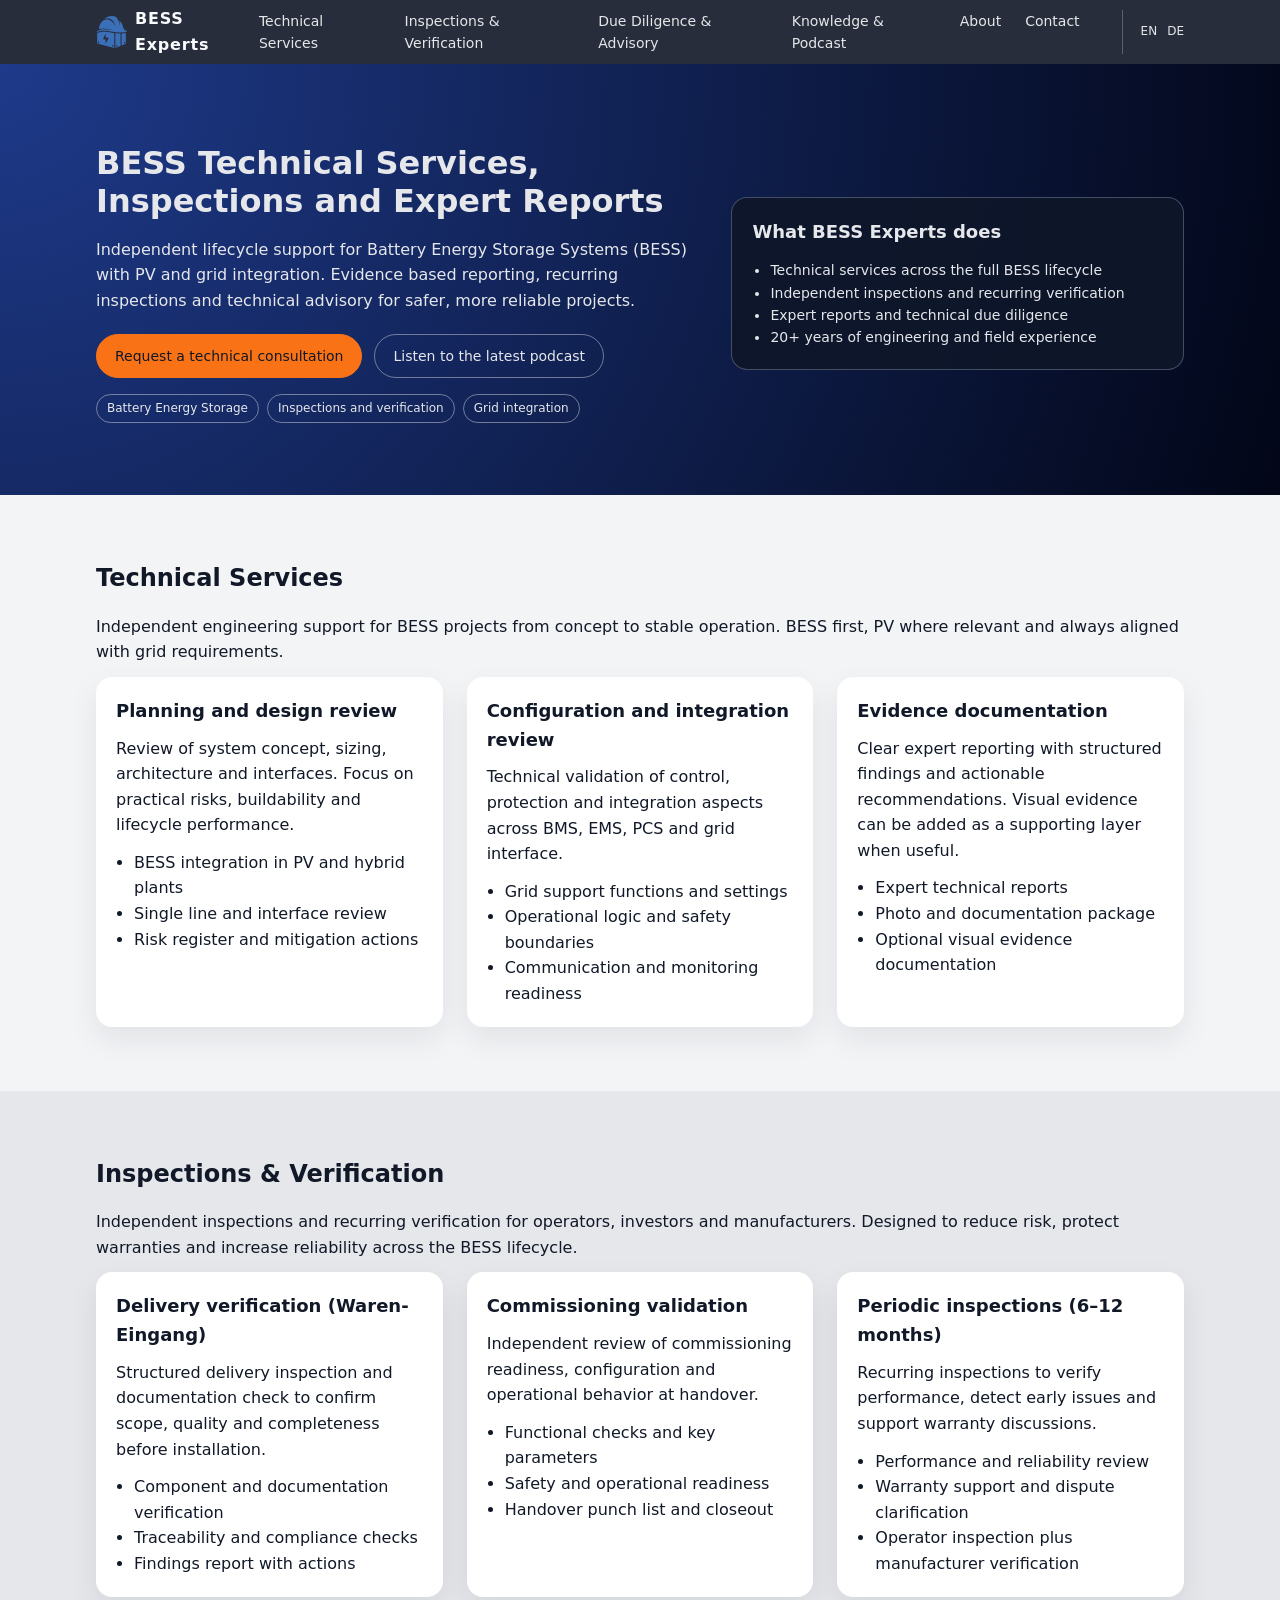
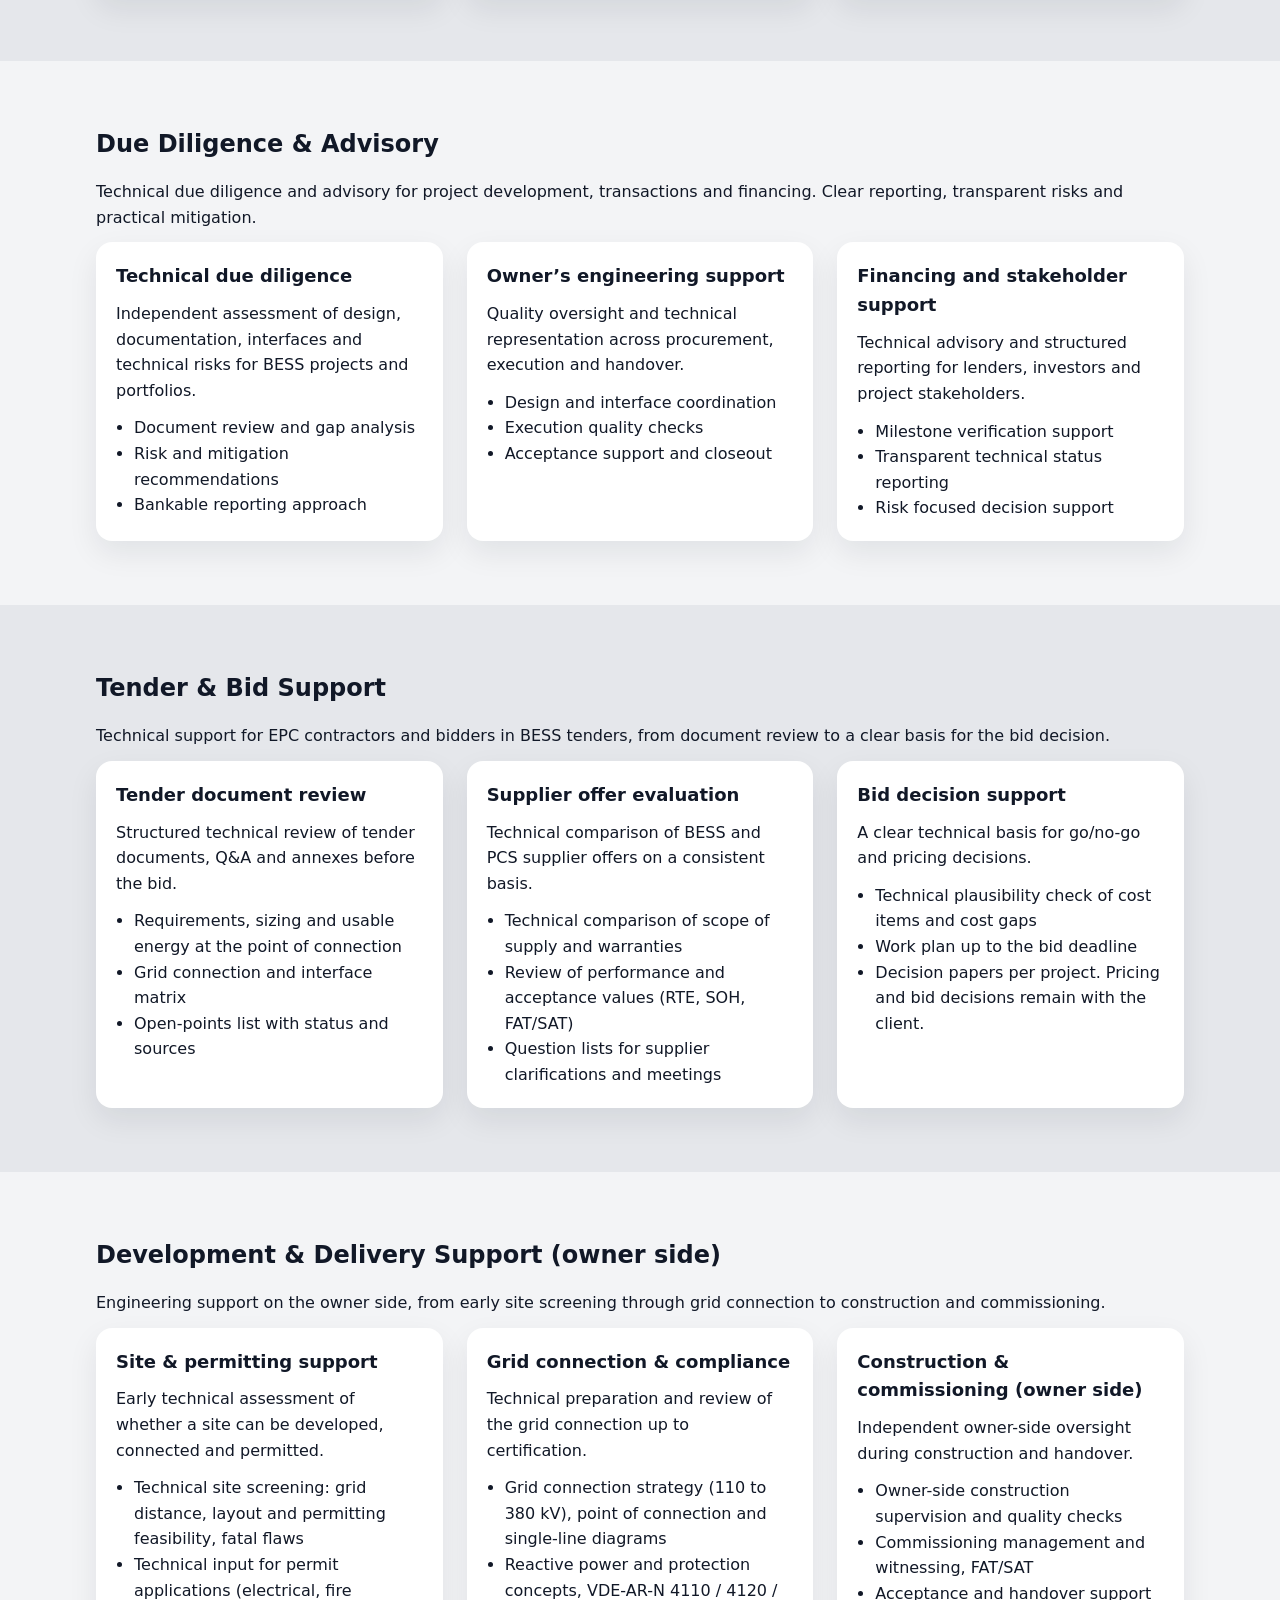
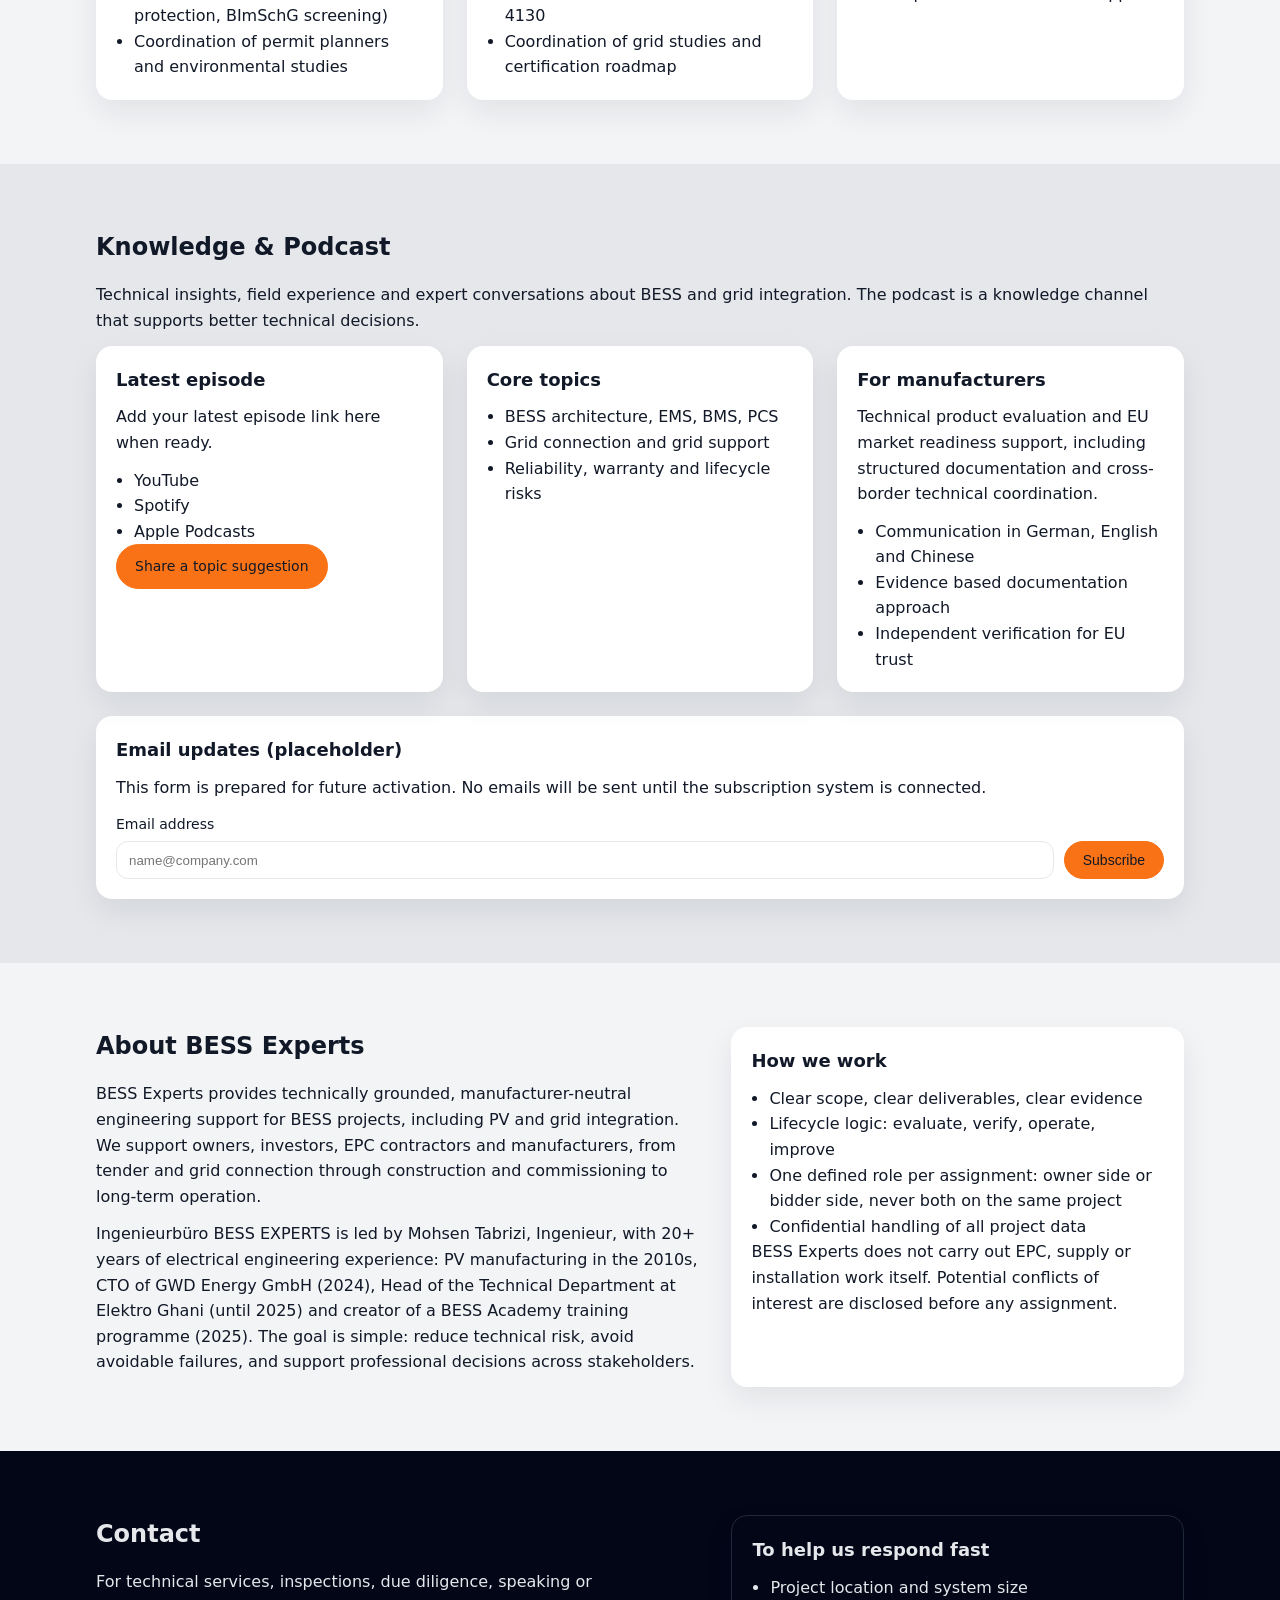
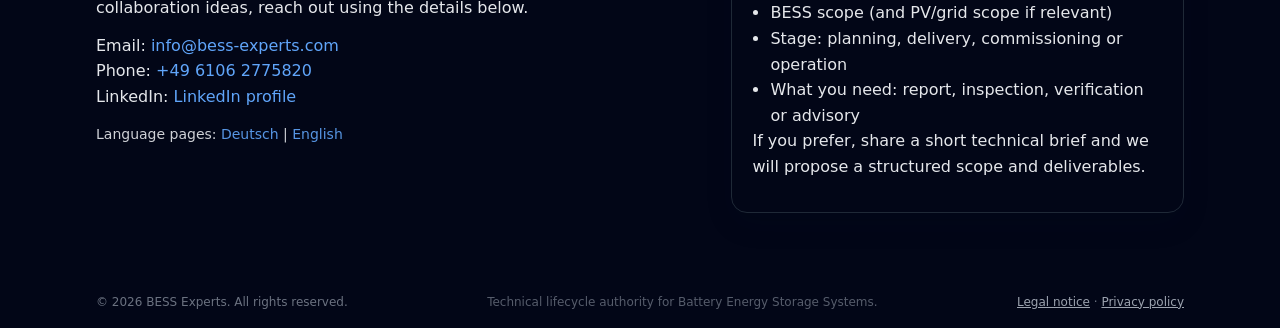
<file: index.html>
<!DOCTYPE html>
<html lang="en">
<head>
  <meta charset="UTF-8" />
  <meta http-equiv="x-ua-compatible" content="ie=edge" />
  <meta name="viewport" content="width=device-width, initial-scale=1" />

  <title>BESS Experts | Technical Services, Inspections and Expert Reports</title>
  <meta name="description" content="BESS Experts provides technical services, inspections and expert reports for Battery Energy Storage Systems (BESS), PV and grid integration. Independent lifecycle support: due diligence, delivery verification, commissioning validation and recurring inspections." />
  <meta name="robots" content="index,follow,max-image-preview:large" />

  <link rel="canonical" href="https://bess-experts.com/" />
  <link rel="alternate" hreflang="en" href="https://bess-experts.com/" />
  <link rel="alternate" hreflang="de" href="https://bess-experts.com/de.html" />
  <link rel="alternate" hreflang="zh" href="https://bess-experts.com/zh.html" />
  <link rel="alternate" hreflang="x-default" href="https://bess-experts.com/" />

  <!-- Favicon: add one of these files to repo root -->
  <link rel="icon" href="/favicon.ico" sizes="any">
  <link rel="icon" href="/favicon.png" type="image/png">

  <!-- Open Graph -->
  <meta property="og:site_name" content="BESS Experts" />
  <meta property="og:title" content="BESS Experts | Technical Services, Inspections and Expert Reports" />
  <meta property="og:description" content="Independent lifecycle support for BESS with PV and grid integration. Due diligence, inspections, commissioning validation and recurring verification." />
  <meta property="og:type" content="website" />
  <meta property="og:url" content="https://bess-experts.com/" />
  <!-- Optional: add og image later -->
  <!-- <meta property="og:image" content="https://bess-experts.com/og.jpg" /> -->

  <!-- Twitter -->
  <meta name="twitter:card" content="summary" />
  <meta name="twitter:title" content="BESS Experts | Technical Services, Inspections and Expert Reports" />
  <meta name="twitter:description" content="Independent lifecycle support for BESS, PV and grid integration: due diligence, inspections and expert reporting." />

  <link rel="stylesheet" href="style.css" />

  <!-- Language routing: redirects only once per device unless user overrides -->
  <script>
    (function () {
      try {
        var path = window.location.pathname || "/";
        var isRoot = (path === "/" || path === "/index.html");
        if (!isRoot) return;

        var params = new URLSearchParams(window.location.search);
        if (params.has("lang")) return; // manual override: ?lang=en / de / zh

        var chosen = localStorage.getItem("bessexperts_lang_choice");
        if (chosen) return; // user already had a choice before

        var lang = (navigator.language || navigator.userLanguage || "en").toLowerCase();

        // Map browser language to pages
        // German: de, de-de, de-at, de-ch
        if (lang.startsWith("de")) {
          window.location.replace("/de.html");
          return;
        }

        // Chinese: zh, zh-cn, zh-hans, zh-hant, zh-tw, zh-hk
        if (lang.startsWith("zh")) {
          window.location.replace("/zh.html");
          return;
        }

        // Default stays EN
      } catch (e) {}
    })();
  </script>

  <!-- Structured Data -->
  <script type="application/ld+json">
  {
    "@context": "https://schema.org",
    "@type": "Organization",
    "name": "BESS Experts",
    "url": "https://bess-experts.com/",
    "logo": "https://bess-experts.com/logo.png",
    "description": "Technical services, inspections and expert reports for Battery Energy Storage Systems (BESS), PV and grid integration.",
    "sameAs": [
      "https://www.linkedin.com/company/bess-experts/"
    ]
  }
  </script>

  <script type="application/ld+json">
  {
    "@context": "https://schema.org",
    "@type": "WebSite",
    "name": "BESS Experts",
    "url": "https://bess-experts.com/",
    "inLanguage": "en",
    "potentialAction": {
      "@type": "SearchAction",
      "target": "https://bess-experts.com/?q={search_term_string}",
      "query-input": "required name=search_term_string"
    }
  }
  </script>
</head>

<body>
  <header class="navbar">
    <div class="container nav-inner">
      <div class="nav-left">
        <img src="logo.png" alt="BESS Experts Logo" class="logo">
        <span class="brand-name">BESS Experts</span>
      </div>
      <nav class="nav-links">
        <a href="#services">Technical Services</a>
        <a href="#inspections">Inspections & Verification</a>
        <a href="#advisory">Due Diligence & Advisory</a>
        <a href="#knowledge">Knowledge & Podcast</a>
        <a href="#about">About</a>
        <a href="#contact">Contact</a>
        <div class="lang-switch">
  <a href="/" onclick="localStorage.setItem('bessexperts_lang_choice','en');">EN</a>
  <a href="/de.html" onclick="localStorage.setItem('bessexperts_lang_choice','de');">DE</a>
</div>
      </nav>
    </div>
  </header>

  <section class="hero">
    <div class="container hero-inner">
      <div class="hero-text">
        <h1>BESS Technical Services, Inspections and Expert Reports</h1>
        <p>
          Independent lifecycle support for Battery Energy Storage Systems (BESS) with PV and grid integration.
          Evidence based reporting, recurring inspections and technical advisory for safer, more reliable projects.
        </p>
        <div class="hero-actions">
          <a href="#contact" class="btn primary">Request a technical consultation</a>
          <a href="#knowledge" class="btn ghost">Listen to the latest podcast</a>
        </div>
        <div class="hero-tags">
          <span>Battery Energy Storage</span>
          <span>Inspections and verification</span>
          <span>Grid integration</span>
        </div>
      </div>

      <div class="hero-side">
        <div class="hero-box">
          <h2>What BESS Experts does</h2>
          <ul>
            <li>Technical services across the full BESS lifecycle</li>
            <li>Independent inspections and recurring verification</li>
            <li>Expert reports and technical due diligence</li>
            <li>20+ years of engineering and field experience</li>
          </ul>
        </div>
      </div>
    </div>
  </section>

  <!-- Technical Services -->
  <section id="services" class="section">
    <div class="container">
      <h2>Technical Services</h2>
      <p>
        Independent engineering support for BESS projects from concept to stable operation.
        BESS first, PV where relevant and always aligned with grid requirements.
      </p>

      <div class="grid-3">
        <div class="card">
          <h3>Planning and design review</h3>
          <p>
            Review of system concept, sizing, architecture and interfaces. Focus on practical risks, buildability and
            lifecycle performance.
          </p>
          <ul>
            <li>BESS integration in PV and hybrid plants</li>
            <li>Single line and interface review</li>
            <li>Risk register and mitigation actions</li>
          </ul>
        </div>

        <div class="card">
          <h3>Configuration and integration review</h3>
          <p>
            Technical validation of control, protection and integration aspects across BMS, EMS, PCS and grid interface.
          </p>
          <ul>
            <li>Grid support functions and settings</li>
            <li>Operational logic and safety boundaries</li>
            <li>Communication and monitoring readiness</li>
          </ul>
        </div>

        <div class="card">
          <h3>Evidence documentation</h3>
          <p>
            Clear expert reporting with structured findings and actionable recommendations. Visual evidence can be added
            as a supporting layer when useful.
          </p>
          <ul>
            <li>Expert technical reports</li>
            <li>Photo and documentation package</li>
            <li>Optional visual evidence documentation</li>
          </ul>
        </div>
      </div>
    </div>
  </section>

  <!-- Inspections & Verification -->
  <section id="inspections" class="section gray">
    <div class="container">
      <h2>Inspections & Verification</h2>
      <p>
        Independent inspections and recurring verification for operators, investors and manufacturers.
        Designed to reduce risk, protect warranties and increase reliability across the BESS lifecycle.
      </p>

      <div class="grid-3">
        <div class="card">
          <h3>Delivery verification (Waren-Eingang)</h3>
          <p>
            Structured delivery inspection and documentation check to confirm scope, quality and completeness before installation.
          </p>
          <ul>
            <li>Component and documentation verification</li>
            <li>Traceability and compliance checks</li>
            <li>Findings report with actions</li>
          </ul>
        </div>

        <div class="card">
          <h3>Commissioning validation</h3>
          <p>
            Independent review of commissioning readiness, configuration and operational behavior at handover.
          </p>
          <ul>
            <li>Functional checks and key parameters</li>
            <li>Safety and operational readiness</li>
            <li>Handover punch list and closeout</li>
          </ul>
        </div>

        <div class="card">
          <h3>Periodic inspections (6–12 months)</h3>
          <p>
            Recurring inspections to verify performance, detect early issues and support warranty discussions.
          </p>
          <ul>
            <li>Performance and reliability review</li>
            <li>Warranty support and dispute clarification</li>
            <li>Operator inspection plus manufacturer verification</li>
          </ul>
        </div>
      </div>
    </div>
  </section>

  <!-- Due Diligence & Advisory -->
  <section id="advisory" class="section">
    <div class="container">
      <h2>Due Diligence & Advisory</h2>
      <p>
        Technical due diligence and advisory for project development, transactions and financing.
        Clear reporting, transparent risks and practical mitigation.
      </p>

      <div class="grid-3">
        <div class="card">
          <h3>Technical due diligence</h3>
          <p>
            Independent assessment of design, documentation, interfaces and technical risks for BESS projects and portfolios.
          </p>
          <ul>
            <li>Document review and gap analysis</li>
            <li>Risk and mitigation recommendations</li>
            <li>Bankable reporting approach</li>
          </ul>
        </div>

        <div class="card">
          <h3>Owner’s engineering support</h3>
          <p>
            Quality oversight and technical representation across procurement, execution and handover.
          </p>
          <ul>
            <li>Design and interface coordination</li>
            <li>Execution quality checks</li>
            <li>Acceptance support and closeout</li>
          </ul>
        </div>

        <div class="card">
          <h3>Financing and stakeholder support</h3>
          <p>
            Technical advisory and structured reporting for lenders, investors and project stakeholders.
          </p>
          <ul>
            <li>Milestone verification support</li>
            <li>Transparent technical status reporting</li>
            <li>Risk focused decision support</li>
          </ul>
        </div>
      </div>
    </div>
  </section>

  <!-- Tender & Bid Support -->
  <section id="bid-support" class="section gray">
    <div class="container">
      <h2>Tender &amp; Bid Support</h2>
      <p>
        Technical support for EPC contractors and bidders in BESS tenders, from document review to a clear basis for the bid decision.
      </p>

      <div class="grid-3">
        <div class="card">
          <h3>Tender document review</h3>
          <p>
            Structured technical review of tender documents, Q&amp;A and annexes before the bid.
          </p>
          <ul>
            <li>Requirements, sizing and usable energy at the point of connection</li>
            <li>Grid connection and interface matrix</li>
            <li>Open-points list with status and sources</li>
          </ul>
        </div>

        <div class="card">
          <h3>Supplier offer evaluation</h3>
          <p>
            Technical comparison of BESS and PCS supplier offers on a consistent basis.
          </p>
          <ul>
            <li>Technical comparison of scope of supply and warranties</li>
            <li>Review of performance and acceptance values (RTE, SOH, FAT/SAT)</li>
            <li>Question lists for supplier clarifications and meetings</li>
          </ul>
        </div>

        <div class="card">
          <h3>Bid decision support</h3>
          <p>
            A clear technical basis for go/no-go and pricing decisions.
          </p>
          <ul>
            <li>Technical plausibility check of cost items and cost gaps</li>
            <li>Work plan up to the bid deadline</li>
            <li>Decision papers per project. Pricing and bid decisions remain with the client.</li>
          </ul>
        </div>
      </div>
    </div>
  </section>

  <!-- Development & Delivery Support (owner side) -->
  <section id="delivery-support" class="section">
    <div class="container">
      <h2>Development &amp; Delivery Support (owner side)</h2>
      <p>
        Engineering support on the owner side, from early site screening through grid connection to construction and commissioning.
      </p>

      <div class="grid-3">
        <div class="card">
          <h3>Site &amp; permitting support</h3>
          <p>
            Early technical assessment of whether a site can be developed, connected and permitted.
          </p>
          <ul>
            <li>Technical site screening: grid distance, layout and permitting feasibility, fatal flaws</li>
            <li>Technical input for permit applications (electrical, fire protection, BImSchG screening)</li>
            <li>Coordination of permit planners and environmental studies</li>
          </ul>
        </div>

        <div class="card">
          <h3>Grid connection &amp; compliance</h3>
          <p>
            Technical preparation and review of the grid connection up to certification.
          </p>
          <ul>
            <li>Grid connection strategy (110 to 380 kV), point of connection and single-line diagrams</li>
            <li>Reactive power and protection concepts, VDE-AR-N 4110 / 4120 / 4130</li>
            <li>Coordination of grid studies and certification roadmap</li>
          </ul>
        </div>

        <div class="card">
          <h3>Construction &amp; commissioning (owner side)</h3>
          <p>
            Independent owner-side oversight during construction and handover.
          </p>
          <ul>
            <li>Owner-side construction supervision and quality checks</li>
            <li>Commissioning management and witnessing, FAT/SAT</li>
            <li>Acceptance and handover support</li>
          </ul>
        </div>
      </div>
    </div>
  </section>

  <!-- Knowledge & Podcast -->
  <section id="knowledge" class="section gray">
    <div class="container">
      <h2>Knowledge & Podcast</h2>
      <p>
        Technical insights, field experience and expert conversations about BESS and grid integration.
        The podcast is a knowledge channel that supports better technical decisions.
      </p>

      <div class="grid-3">
        <div class="card">
          <h3>Latest episode</h3>
          <p>
            Add your latest episode link here when ready.
          </p>
          <ul>
            <li>YouTube</li>
            <li>Spotify</li>
            <li>Apple Podcasts</li>
          </ul>
          <p>
            <a href="#contact" class="btn primary">Share a topic suggestion</a>
          </p>
        </div>

        <div class="card">
          <h3>Core topics</h3>
          <ul>
            <li>BESS architecture, EMS, BMS, PCS</li>
            <li>Grid connection and grid support</li>
            <li>Reliability, warranty and lifecycle risks</li>
          </ul>
        </div>

        <div class="card">
          <h3>For manufacturers</h3>
          <p>
            Technical product evaluation and EU market readiness support, including structured documentation
            and cross-border technical coordination.
          </p>
          <ul>
            <li>Communication in German, English and Chinese</li>
            <li>Evidence based documentation approach</li>
            <li>Independent verification for EU trust</li>
          </ul>
        </div>
      </div>

      <!-- Email capture placeholder (not wired yet) -->
      <div class="card" style="margin-top:24px;">
        <h3>Email updates (placeholder)</h3>
        <p>
          This form is prepared for future activation. No emails will be sent until the subscription system is connected.
        </p>
        <form id="email-capture" action="#" method="post" onsubmit="return false;">
          <label for="email" style="display:block; font-size:14px; margin-bottom:6px;">Email address</label>
          <div style="display:flex; gap:10px; flex-wrap:wrap;">
            <input id="email" name="email" type="email" placeholder="name@company.com" required
              style="flex:1; min-width:240px; padding:10px 12px; border-radius:12px; border:1px solid #e5e7eb;">
            <button class="btn primary" type="submit">Subscribe</button>
          </div>
        </form>
      </div>
    </div>
  </section>

  <!-- About -->
  <section id="about" class="section">
    <div class="container two-column">
      <div>
        <h2>About BESS Experts</h2>
        <p>
          BESS Experts provides technically grounded, manufacturer-neutral engineering support for BESS projects, including PV and grid integration.
          We support owners, investors, EPC contractors and manufacturers, from tender and grid connection through construction and commissioning to long-term operation.
        </p>
        <p>
          Ingenieurbüro BESS EXPERTS is led by Mohsen Tabrizi, Ingenieur, with 20+ years of electrical engineering experience: PV manufacturing in the 2010s,
          CTO of GWD Energy GmbH (2024), Head of the Technical Department at Elektro Ghani (until 2025) and creator of a BESS Academy training programme (2025).
          The goal is simple: reduce technical risk, avoid avoidable failures, and support professional decisions across stakeholders.
        </p>
      </div>

      <div class="card">
        <h3>How we work</h3>
        <ul>
          <li>Clear scope, clear deliverables, clear evidence</li>
          <li>Lifecycle logic: evaluate, verify, operate, improve</li>
          <li>One defined role per assignment: owner side or bidder side, never both on the same project</li>
          <li>Confidential handling of all project data</li>
        </ul>
        <p>
          BESS Experts does not carry out EPC, supply or installation work itself. Potential conflicts of interest are disclosed before any assignment.
        </p>
      </div>
    </div>
  </section>

  <!-- Contact -->
  <section id="contact" class="section dark">
    <div class="container contact-inner">
      <div>
        <h2>Contact</h2>
        <p>
          For technical services, inspections, due diligence, speaking or collaboration ideas, reach out using the details below.
        </p>
        <p class="contact-details">
          Email: <a href="mailto:info@bess-experts.com">info@bess-experts.com</a><br>
          Phone: <a href="tel:+4961062775820">+49 6106 2775820</a><br>
          LinkedIn: <a href="https://www.linkedin.com/company/bess-experts/" target="_blank" rel="noopener">LinkedIn profile</a>
        </p>

        <p style="margin-top:14px; font-size:14px; opacity:0.9;">
          Language pages:
          <a href="/de.html" style="color:#60a5fa;">Deutsch</a>
          |
          <a href="/?lang=en" style="color:#60a5fa;" onclick="localStorage.setItem('bessexperts_lang_choice','en');">English</a>
        </p>
      </div>

      <div class="card contact-card">
        <h3>To help us respond fast</h3>
        <ul>
          <li>Project location and system size</li>
          <li>BESS scope (and PV/grid scope if relevant)</li>
          <li>Stage: planning, delivery, commissioning or operation</li>
          <li>What you need: report, inspection, verification or advisory</li>
        </ul>
        <p>
          If you prefer, share a short technical brief and we will propose a structured scope and deliverables.
        </p>
      </div>
    </div>
  </section>

  <footer class="footer">
    <div class="container footer-inner">
      <span>© <span id="year"></span> BESS Experts. All rights reserved.</span>
      <span class="footer-note">Technical lifecycle authority for Battery Energy Storage Systems.</span>
      <span class="footer-links"><a href="/impressum.html">Legal notice</a> · <a href="/datenschutz.html">Privacy policy</a></span>
    </div>
    <script>
      document.getElementById("year").textContent = new Date().getFullYear();

      // Store language preference if user uses explicit links
      (function () {
        try {
          var params = new URLSearchParams(window.location.search);
          var lang = params.get("lang");
          if (lang) localStorage.setItem("bessexperts_lang_choice", lang);
        } catch (e) {}
      })();
    </script>
  </footer>
</body>
</html>
</file>
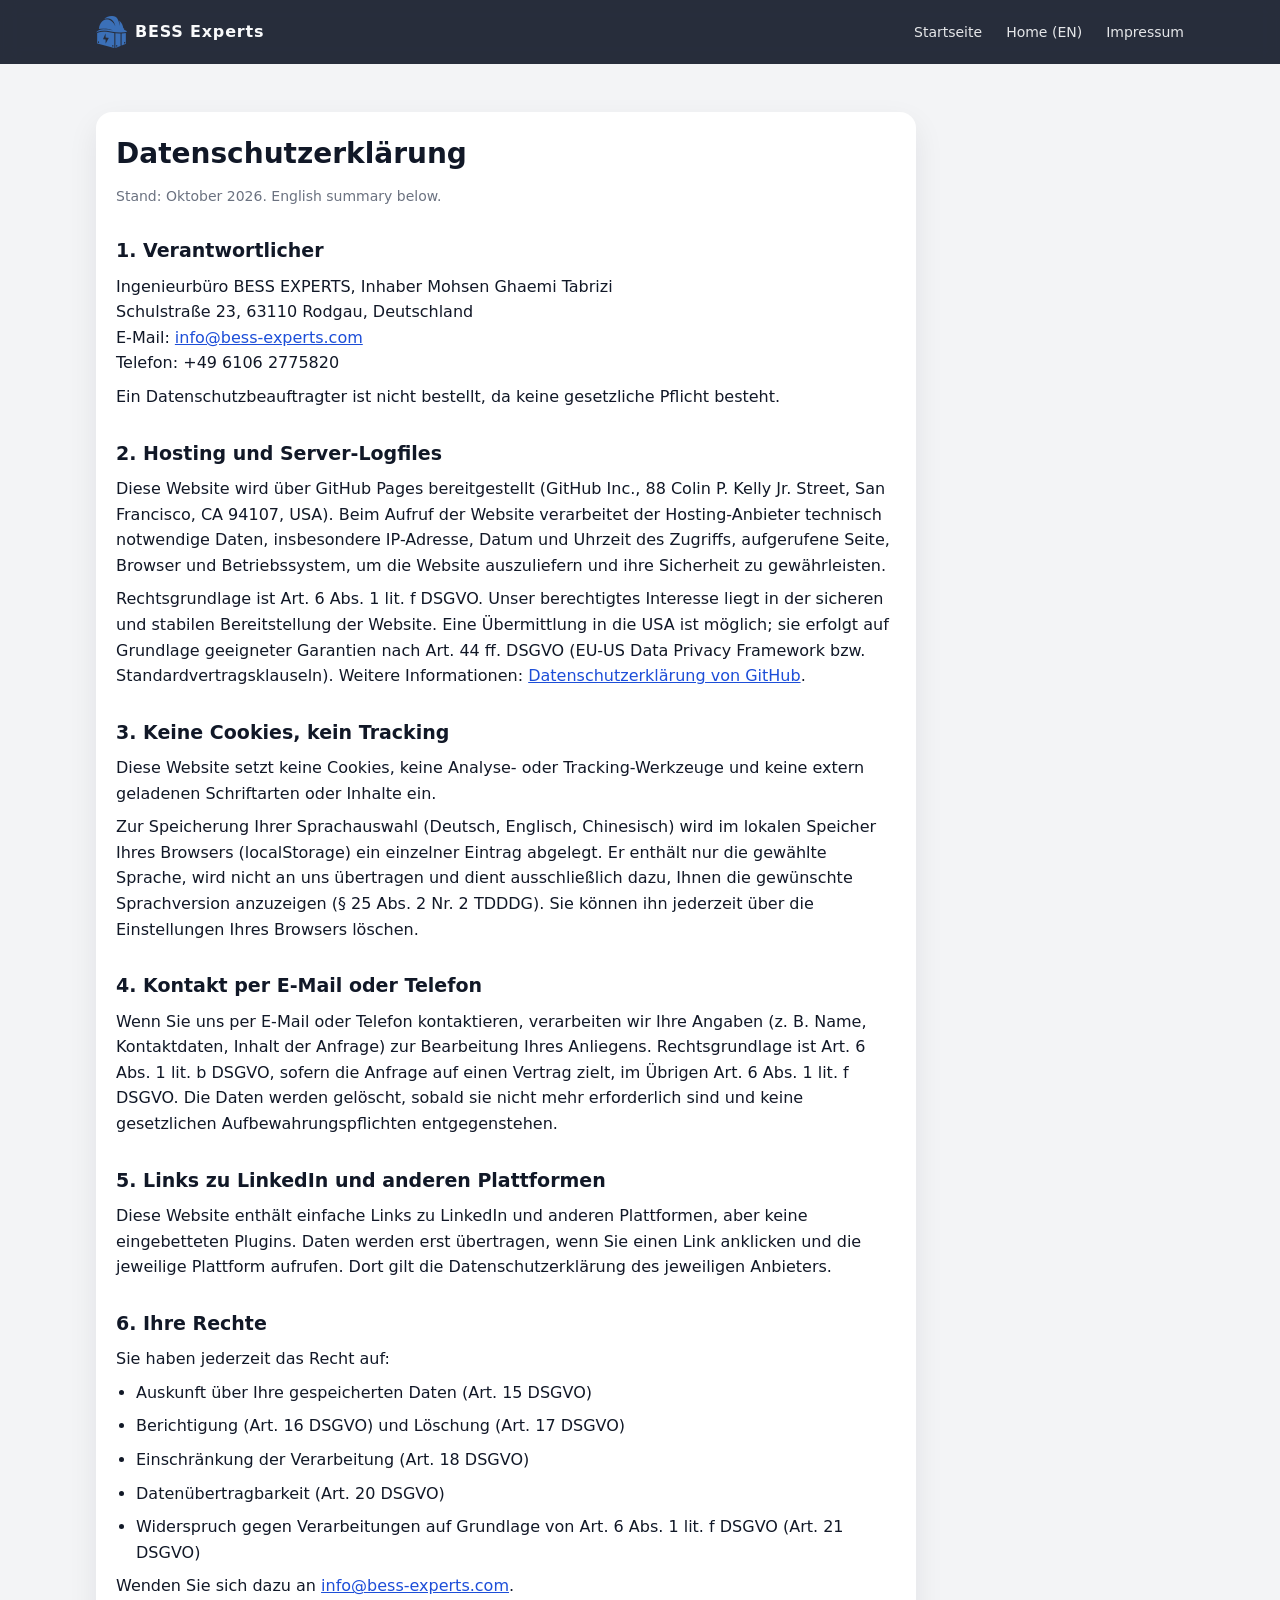
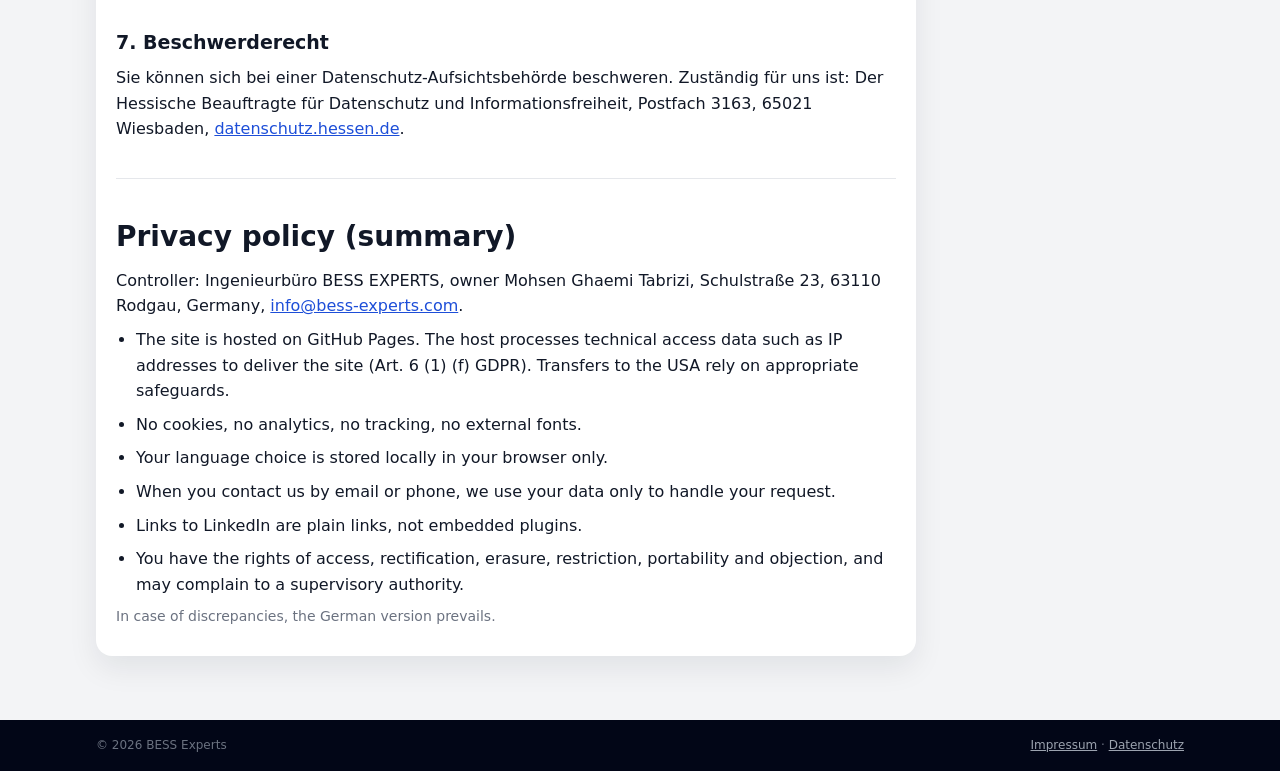
<file: datenschutz.html>
<!DOCTYPE html>
<html lang="de">
<head>
  <meta charset="UTF-8" />
  <meta name="viewport" content="width=device-width, initial-scale=1" />
  <title>Datenschutzerklärung | Ingenieurbüro BESS EXPERTS</title>
  <meta name="description" content="Datenschutzerklärung des Ingenieurbüros BESS EXPERTS gemäß DSGVO." />
  <meta name="robots" content="index,follow" />
  <link rel="canonical" href="https://bess-experts.com/datenschutz.html" />
  <link rel="icon" href="/favicon.png" type="image/png">
  <link rel="stylesheet" href="style.css" />
</head>

<body>
  <header class="navbar">
    <div class="container nav-inner">
      <a href="/de.html" class="nav-left">
        <img src="logo.png" alt="BESS Experts Logo" class="logo">
        <span class="brand-name">BESS Experts</span>
      </a>
      <nav class="nav-links">
        <a href="/de.html">Startseite</a>
        <a href="/?lang=en">Home (EN)</a>
        <a href="/impressum.html">Impressum</a>
      </nav>
    </div>
  </header>

  <main class="section legal">
    <div class="container">
      <div class="card">
        <h1>Datenschutzerklärung</h1>
        <p class="meta">Stand: Oktober 2026. English summary below.</p>

        <h2>1. Verantwortlicher</h2>
        <p>
          Ingenieurbüro BESS EXPERTS, Inhaber Mohsen Ghaemi Tabrizi<br>
          Schulstraße 23, 63110 Rodgau, Deutschland<br>
          E-Mail: <a href="mailto:info@bess-experts.com">info@bess-experts.com</a><br>
          Telefon: +49 6106 2775820
        </p>
        <p>Ein Datenschutzbeauftragter ist nicht bestellt, da keine gesetzliche Pflicht besteht.</p>

        <h2>2. Hosting und Server-Logfiles</h2>
        <p>
          Diese Website wird über GitHub Pages bereitgestellt (GitHub Inc., 88 Colin P. Kelly Jr. Street,
          San Francisco, CA 94107, USA). Beim Aufruf der Website verarbeitet der Hosting-Anbieter technisch
          notwendige Daten, insbesondere IP-Adresse, Datum und Uhrzeit des Zugriffs, aufgerufene Seite,
          Browser und Betriebssystem, um die Website auszuliefern und ihre Sicherheit zu gewährleisten.
        </p>
        <p>
          Rechtsgrundlage ist Art. 6 Abs. 1 lit. f DSGVO. Unser berechtigtes Interesse liegt in der sicheren
          und stabilen Bereitstellung der Website. Eine Übermittlung in die USA ist möglich; sie erfolgt auf
          Grundlage geeigneter Garantien nach Art. 44 ff. DSGVO (EU-US Data Privacy Framework bzw.
          Standardvertragsklauseln). Weitere Informationen:
          <a href="https://docs.github.com/de/site-policy/privacy-policies/github-general-privacy-statement" target="_blank" rel="noopener">Datenschutzerklärung von GitHub</a>.
        </p>

        <h2>3. Keine Cookies, kein Tracking</h2>
        <p>
          Diese Website setzt keine Cookies, keine Analyse- oder Tracking-Werkzeuge und keine extern
          geladenen Schriftarten oder Inhalte ein.
        </p>
        <p>
          Zur Speicherung Ihrer Sprachauswahl (Deutsch, Englisch, Chinesisch) wird im lokalen Speicher Ihres
          Browsers (localStorage) ein einzelner Eintrag abgelegt. Er enthält nur die gewählte Sprache, wird nicht
          an uns übertragen und dient ausschließlich dazu, Ihnen die gewünschte Sprachversion anzuzeigen
          (§ 25 Abs. 2 Nr. 2 TDDDG). Sie können ihn jederzeit über die Einstellungen Ihres Browsers löschen.
        </p>

        <h2>4. Kontakt per E-Mail oder Telefon</h2>
        <p>
          Wenn Sie uns per E-Mail oder Telefon kontaktieren, verarbeiten wir Ihre Angaben (z. B. Name,
          Kontaktdaten, Inhalt der Anfrage) zur Bearbeitung Ihres Anliegens. Rechtsgrundlage ist
          Art. 6 Abs. 1 lit. b DSGVO, sofern die Anfrage auf einen Vertrag zielt, im Übrigen
          Art. 6 Abs. 1 lit. f DSGVO. Die Daten werden gelöscht, sobald sie nicht mehr erforderlich sind und
          keine gesetzlichen Aufbewahrungspflichten entgegenstehen.
        </p>

        <h2>5. Links zu LinkedIn und anderen Plattformen</h2>
        <p>
          Diese Website enthält einfache Links zu LinkedIn und anderen Plattformen, aber keine eingebetteten
          Plugins. Daten werden erst übertragen, wenn Sie einen Link anklicken und die jeweilige Plattform
          aufrufen. Dort gilt die Datenschutzerklärung des jeweiligen Anbieters.
        </p>

        <h2>6. Ihre Rechte</h2>
        <p>Sie haben jederzeit das Recht auf:</p>
        <ul>
          <li>Auskunft über Ihre gespeicherten Daten (Art. 15 DSGVO)</li>
          <li>Berichtigung (Art. 16 DSGVO) und Löschung (Art. 17 DSGVO)</li>
          <li>Einschränkung der Verarbeitung (Art. 18 DSGVO)</li>
          <li>Datenübertragbarkeit (Art. 20 DSGVO)</li>
          <li>Widerspruch gegen Verarbeitungen auf Grundlage von Art. 6 Abs. 1 lit. f DSGVO (Art. 21 DSGVO)</li>
        </ul>
        <p>
          Wenden Sie sich dazu an <a href="mailto:info@bess-experts.com">info@bess-experts.com</a>.
        </p>

        <h2>7. Beschwerderecht</h2>
        <p>
          Sie können sich bei einer Datenschutz-Aufsichtsbehörde beschweren. Zuständig für uns ist:
          Der Hessische Beauftragte für Datenschutz und Informationsfreiheit, Postfach 3163, 65021 Wiesbaden,
          <a href="https://datenschutz.hessen.de" target="_blank" rel="noopener">datenschutz.hessen.de</a>.
        </p>

        <hr>

        <h1>Privacy policy (summary)</h1>
        <p>
          Controller: Ingenieurbüro BESS EXPERTS, owner Mohsen Ghaemi Tabrizi, Schulstraße 23, 63110 Rodgau,
          Germany, <a href="mailto:info@bess-experts.com">info@bess-experts.com</a>.
        </p>
        <ul>
          <li>The site is hosted on GitHub Pages. The host processes technical access data such as IP addresses to deliver the site (Art. 6 (1) (f) GDPR). Transfers to the USA rely on appropriate safeguards.</li>
          <li>No cookies, no analytics, no tracking, no external fonts.</li>
          <li>Your language choice is stored locally in your browser only.</li>
          <li>When you contact us by email or phone, we use your data only to handle your request.</li>
          <li>Links to LinkedIn are plain links, not embedded plugins.</li>
          <li>You have the rights of access, rectification, erasure, restriction, portability and objection, and may complain to a supervisory authority.</li>
        </ul>
        <p class="meta">In case of discrepancies, the German version prevails.</p>
      </div>
    </div>
  </main>

  <footer class="footer">
    <div class="container footer-inner">
      <span>© <span id="year"></span> BESS Experts</span>
      <span class="footer-links"><a href="/impressum.html">Impressum</a> · <a href="/datenschutz.html">Datenschutz</a></span>
    </div>
    <script>document.getElementById("year").textContent = new Date().getFullYear();</script>
  </footer>
</body>
</html>
</file>
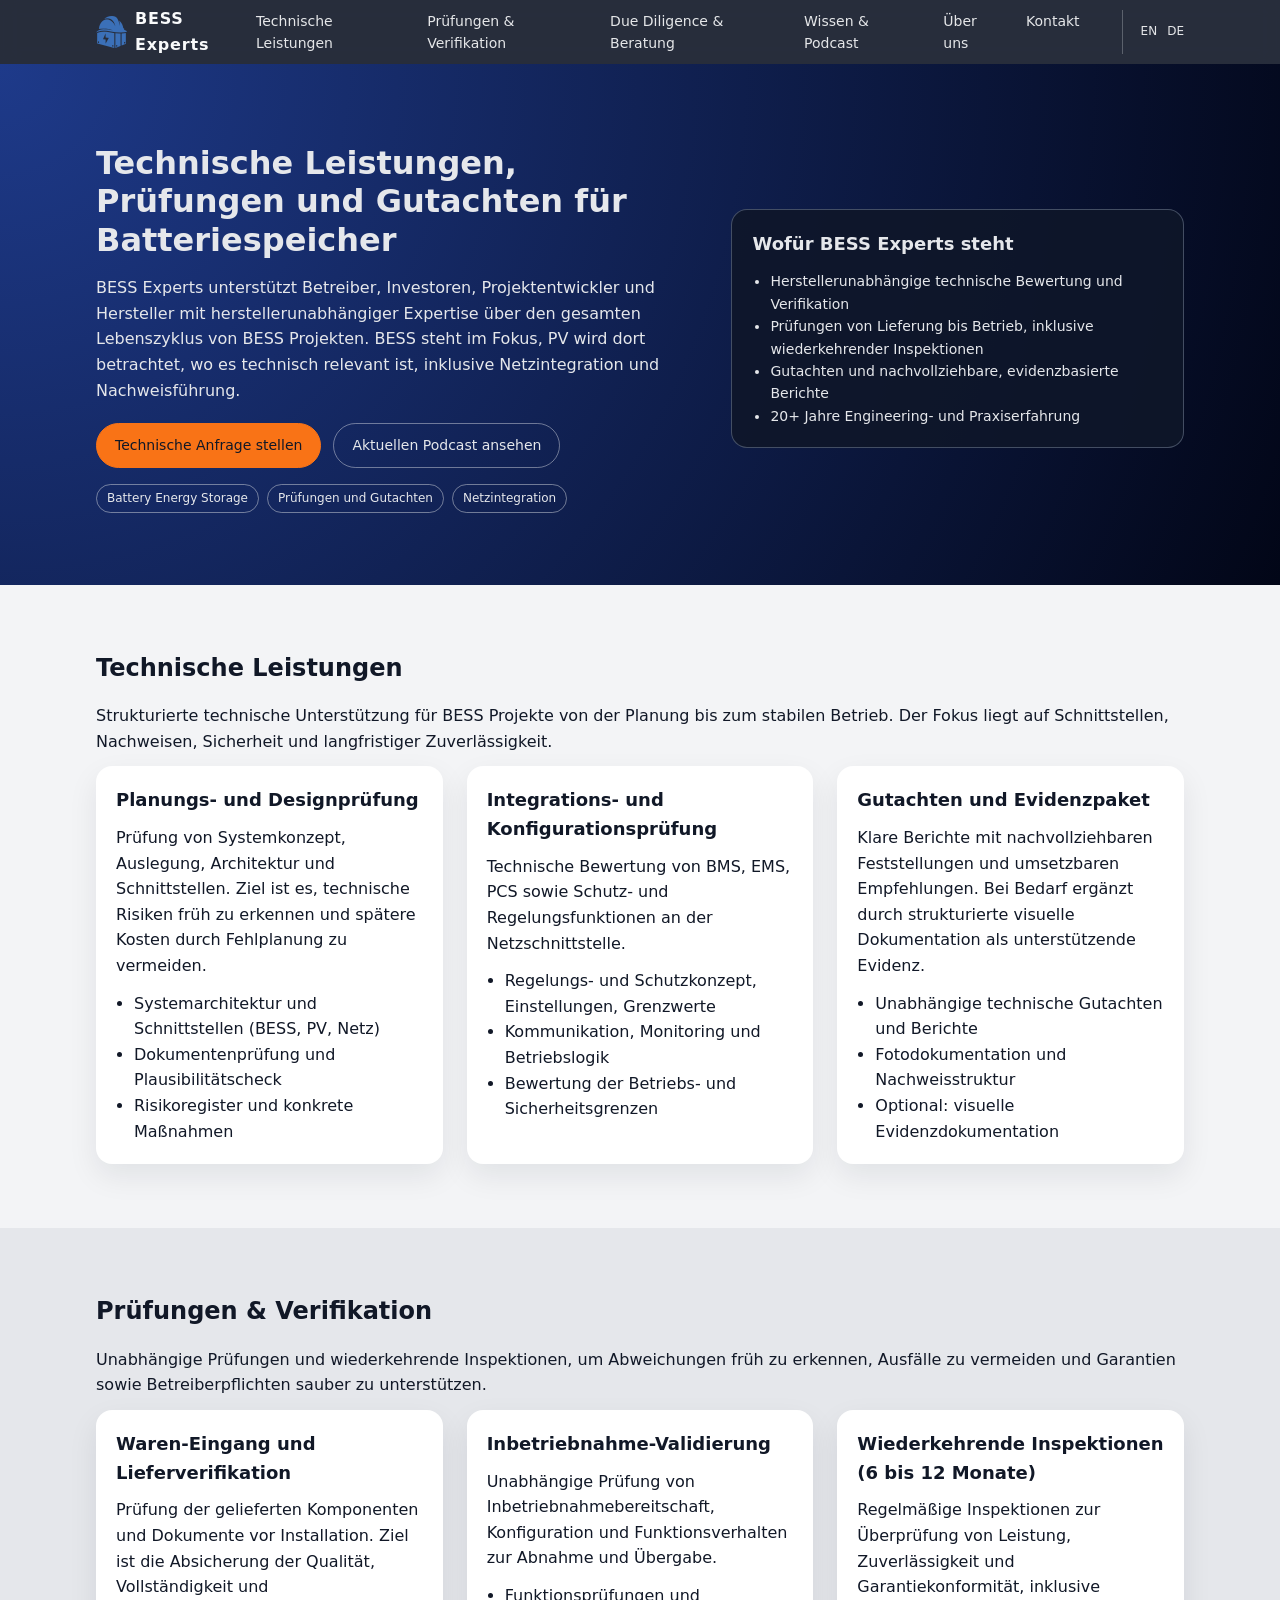
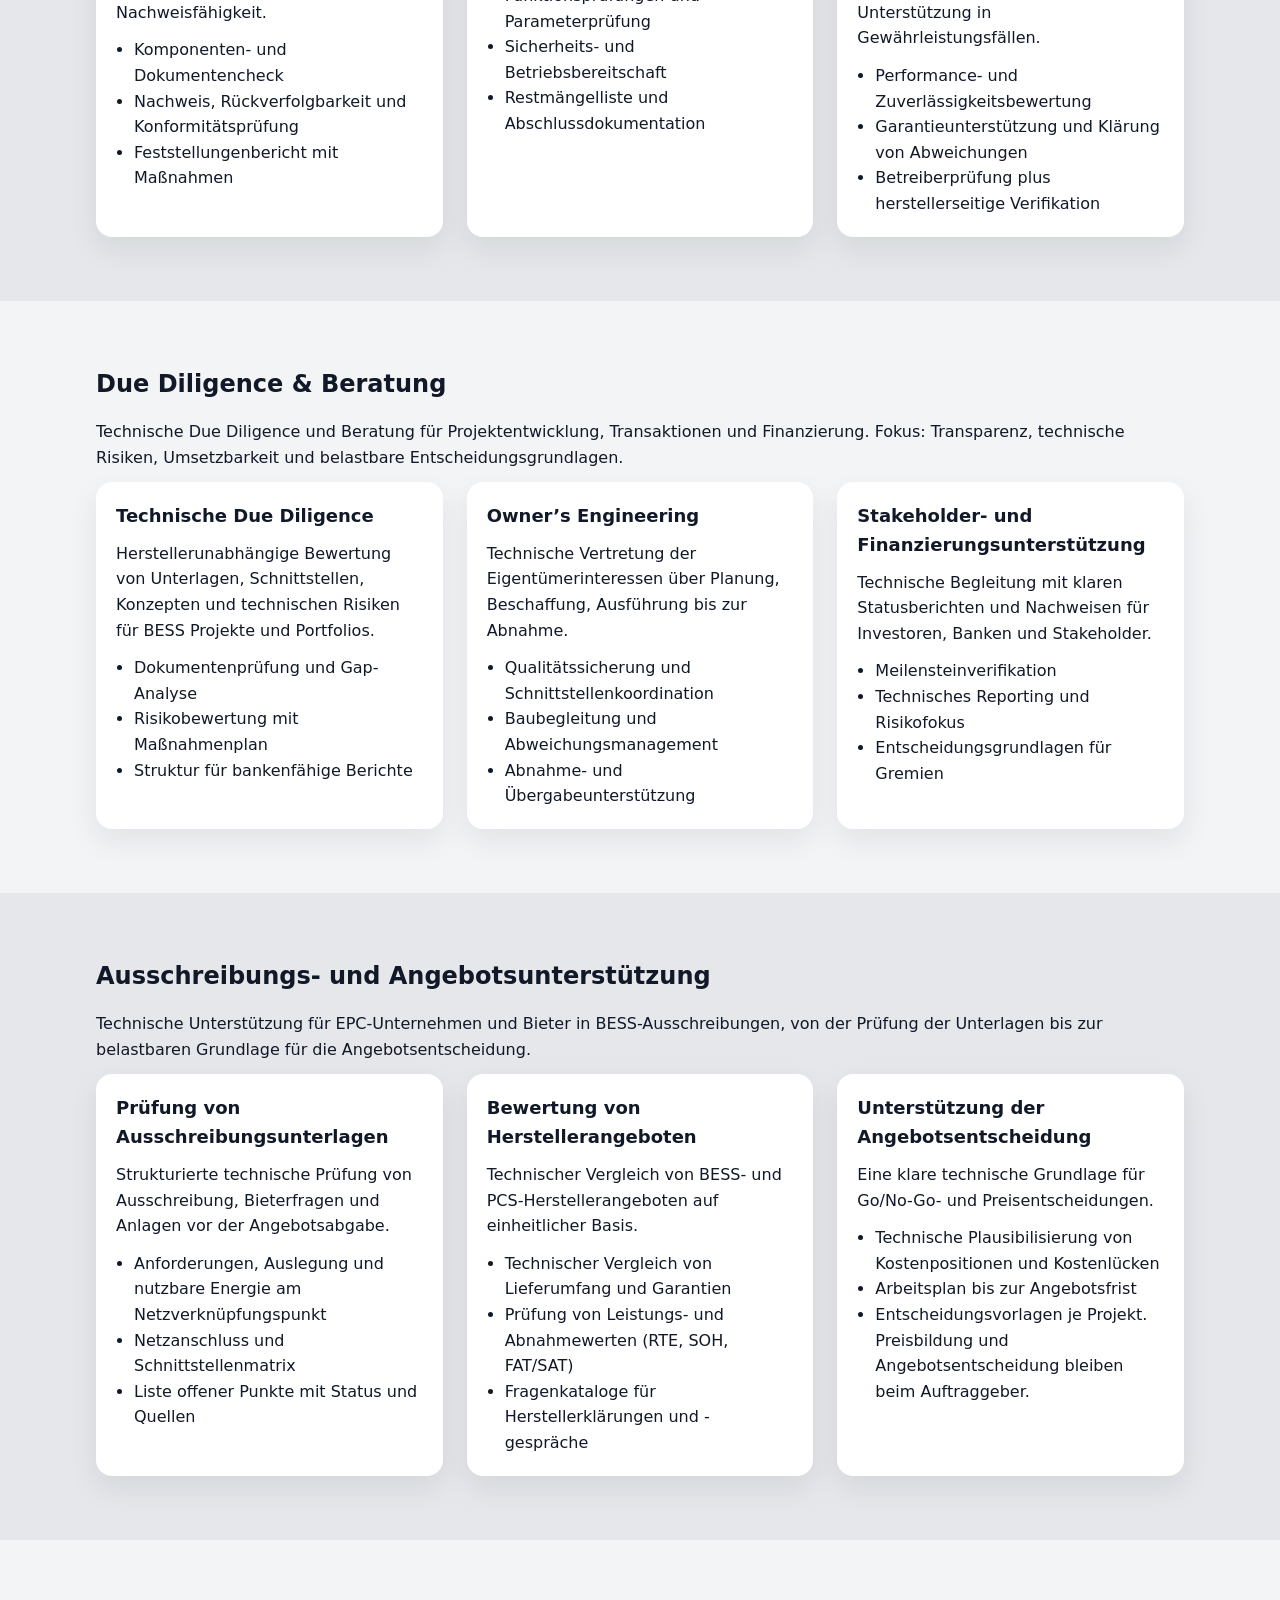
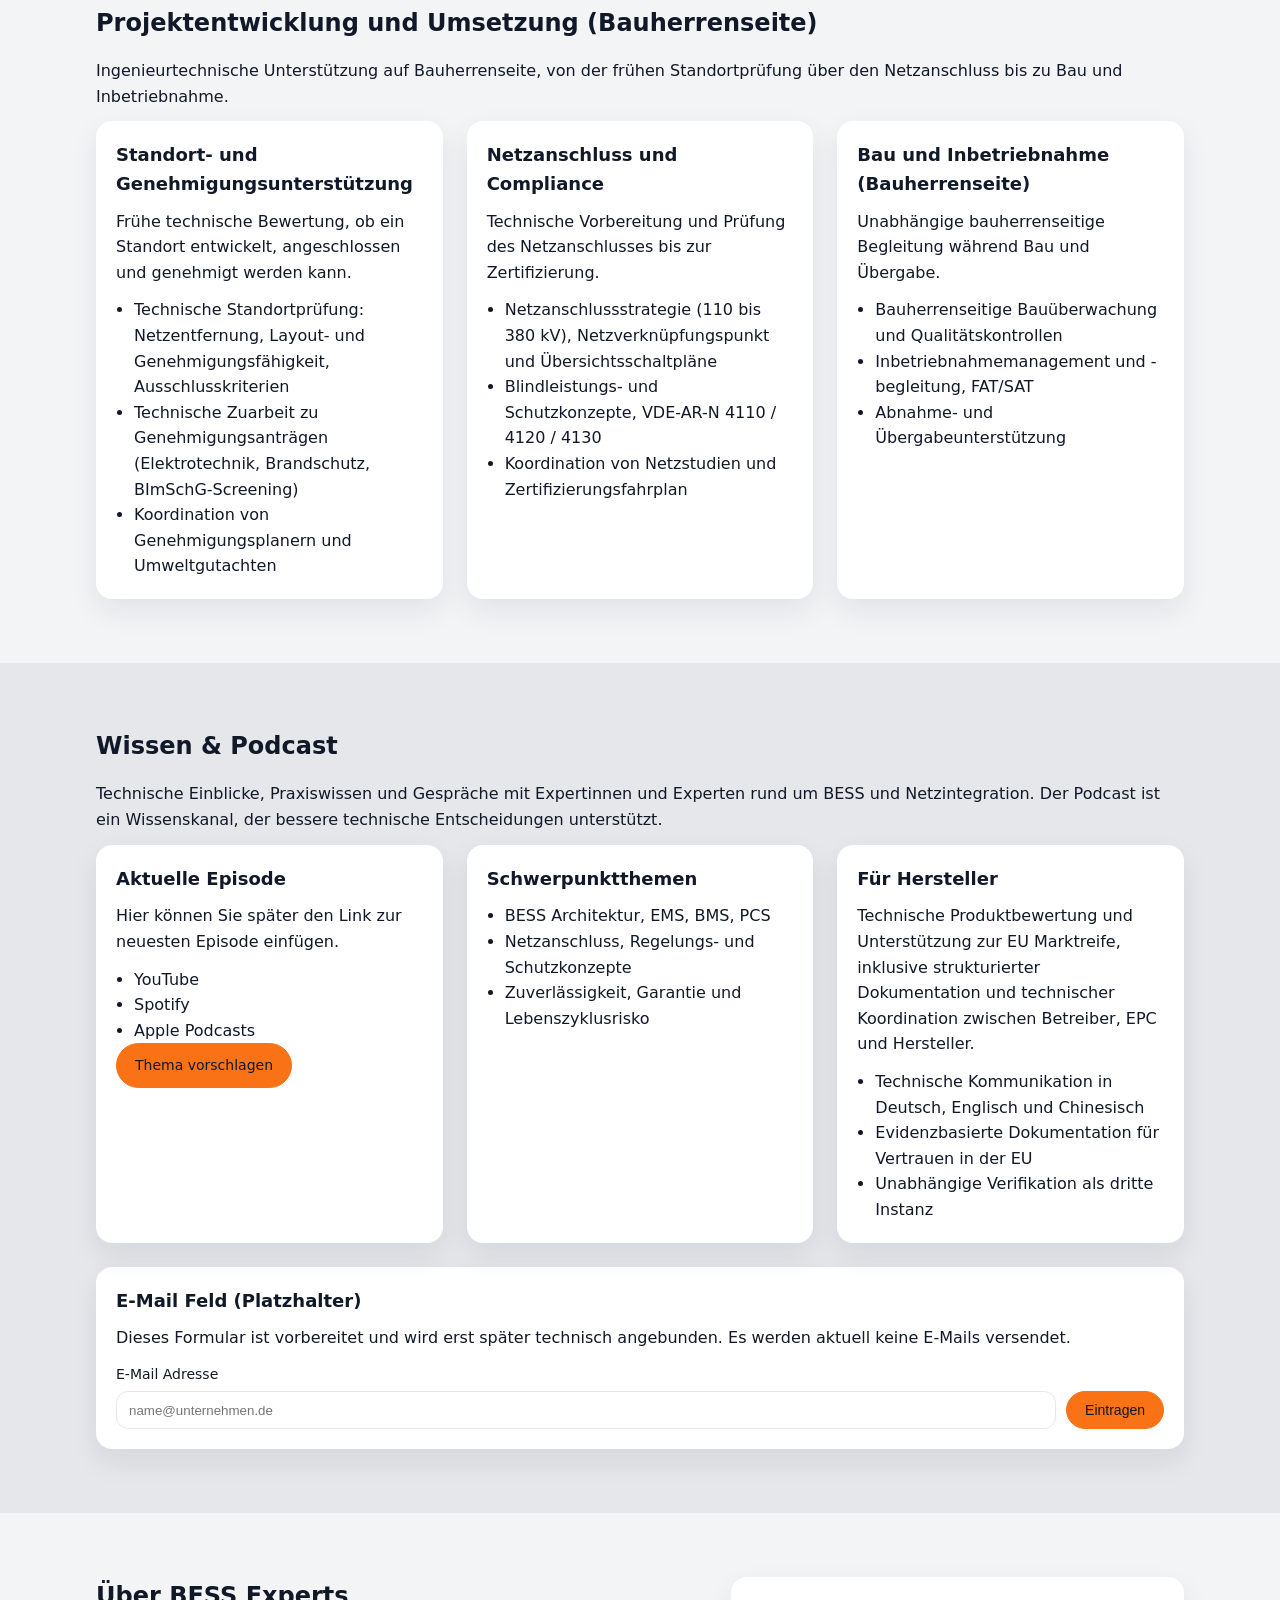
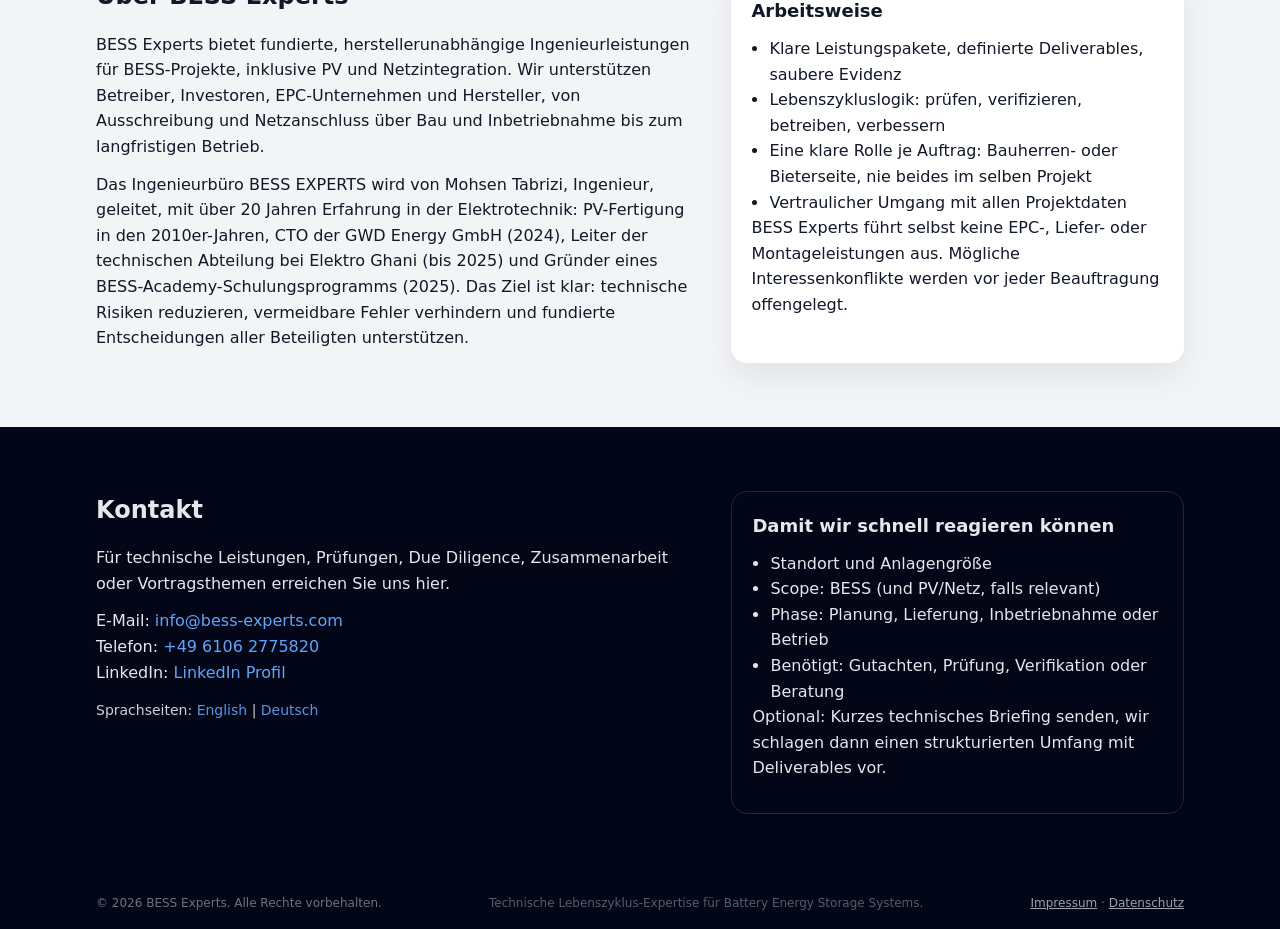
<file: de.html>
<!DOCTYPE html>
<html lang="de">
<head>
  <meta charset="UTF-8" />
  <meta http-equiv="x-ua-compatible" content="ie=edge" />
  <meta name="viewport" content="width=device-width, initial-scale=1" />

  <title>BESS Experts | Technische Leistungen, Prüfungen und Gutachten für Batteriespeicher</title>
  <meta name="description" content="BESS Experts bietet herstellerunabhängige technische Leistungen, Prüfungen und Gutachten für Batteriespeicher (BESS) inklusive PV und Netzintegration. Schwerpunkte: Technical Due Diligence, Waren-Eingang, Inbetriebnahmeprüfung und wiederkehrende Inspektionen." />
  <meta name="robots" content="index,follow,max-image-preview:large" />

  <link rel="canonical" href="https://bess-experts.com/de.html" />
  <link rel="alternate" hreflang="en" href="https://bess-experts.com/" />
  <link rel="alternate" hreflang="de" href="https://bess-experts.com/de.html" />
  <link rel="alternate" hreflang="zh" href="https://bess-experts.com/zh.html" />
  <link rel="alternate" hreflang="x-default" href="https://bess-experts.com/" />

  <!-- Favicon: add one of these files to repo root -->
  <link rel="icon" href="/favicon.ico" sizes="any">
  <link rel="icon" href="/favicon.png" type="image/png">

  <!-- Open Graph -->
  <meta property="og:site_name" content="BESS Experts" />
  <meta property="og:title" content="BESS Experts | Technische Leistungen, Prüfungen und Gutachten für Batteriespeicher" />
  <meta property="og:description" content="Herstellerunabhängige technische Leistungen für BESS inklusive PV und Netzintegration. Gutachten, Prüfungen, Inbetriebnahme-Validierung und wiederkehrende Inspektionen." />
  <meta property="og:type" content="website" />
  <meta property="og:url" content="https://bess-experts.com/de.html" />
  <!-- Optional: add og image later -->
  <!-- <meta property="og:image" content="https://bess-experts.com/og.jpg" /> -->

  <!-- Twitter -->
  <meta name="twitter:card" content="summary" />
  <meta name="twitter:title" content="BESS Experts | Technische Leistungen, Prüfungen und Gutachten für Batteriespeicher" />
  <meta name="twitter:description" content="Herstellerunabhängige technische Leistungen für BESS: Gutachten, Prüfungen, Inbetriebnahme-Validierung und wiederkehrende Inspektionen." />

  <link rel="stylesheet" href="style.css" />

  <!-- Structured Data -->
  <script type="application/ld+json">
  {
    "@context": "https://schema.org",
    "@type": "Organization",
    "name": "BESS Experts",
    "url": "https://bess-experts.com/de.html",
    "logo": "https://bess-experts.com/logo.png",
    "description": "Herstellerunabhängige technische Leistungen, Prüfungen und Gutachten für Batteriespeicher (BESS) inklusive PV und Netzintegration.",
    "sameAs": [
      "https://www.linkedin.com/company/bess-experts/"
    ]
  }
  </script>

  <script type="application/ld+json">
  {
    "@context": "https://schema.org",
    "@type": "WebSite",
    "name": "BESS Experts",
    "url": "https://bess-experts.com/",
    "inLanguage": "de"
  }
  </script>
</head>

<body>
  <header class="navbar">
    <div class="container nav-inner">
      <div class="nav-left">
        <img src="logo.png" alt="BESS Experts Logo" class="logo">
        <span class="brand-name">BESS Experts</span>
      </div>
      <nav class="nav-links">
        <a href="#leistungen">Technische Leistungen</a>
        <a href="#pruefungen">Prüfungen & Verifikation</a>
        <a href="#beratung">Due Diligence & Beratung</a>
        <a href="#wissen">Wissen & Podcast</a>
        <a href="#ueber">Über uns</a>
        <a href="#kontakt">Kontakt</a>
        <div class="lang-switch">
  <a href="/" onclick="localStorage.setItem('bessexperts_lang_choice','en');">EN</a>
  <a href="/de.html" onclick="localStorage.setItem('bessexperts_lang_choice','de');">DE</a>
</div>
      </nav>
    </div>
  </header>

  <section class="hero">
    <div class="container hero-inner">
      <div class="hero-text">
        <h1>Technische Leistungen, Prüfungen und Gutachten für Batteriespeicher</h1>
        <p>
          BESS Experts unterstützt Betreiber, Investoren, Projektentwickler und Hersteller mit herstellerunabhängiger
          Expertise über den gesamten Lebenszyklus von BESS Projekten. BESS steht im Fokus, PV wird dort betrachtet,
          wo es technisch relevant ist, inklusive Netzintegration und Nachweisführung.
        </p>
        <div class="hero-actions">
          <a href="#kontakt" class="btn primary">Technische Anfrage stellen</a>
          <a href="#wissen" class="btn ghost">Aktuellen Podcast ansehen</a>
        </div>
        <div class="hero-tags">
          <span>Battery Energy Storage</span>
          <span>Prüfungen und Gutachten</span>
          <span>Netzintegration</span>
        </div>
      </div>

      <div class="hero-side">
        <div class="hero-box">
          <h2>Wofür BESS Experts steht</h2>
          <ul>
            <li>Herstellerunabhängige technische Bewertung und Verifikation</li>
            <li>Prüfungen von Lieferung bis Betrieb, inklusive wiederkehrender Inspektionen</li>
            <li>Gutachten und nachvollziehbare, evidenzbasierte Berichte</li>
            <li>20+ Jahre Engineering- und Praxiserfahrung</li>
          </ul>
        </div>
      </div>
    </div>
  </section>

  <!-- Technische Leistungen -->
  <section id="leistungen" class="section">
    <div class="container">
      <h2>Technische Leistungen</h2>
      <p>
        Strukturierte technische Unterstützung für BESS Projekte von der Planung bis zum stabilen Betrieb.
        Der Fokus liegt auf Schnittstellen, Nachweisen, Sicherheit und langfristiger Zuverlässigkeit.
      </p>

      <div class="grid-3">
        <div class="card">
          <h3>Planungs- und Designprüfung</h3>
          <p>
            Prüfung von Systemkonzept, Auslegung, Architektur und Schnittstellen. Ziel ist es, technische Risiken
            früh zu erkennen und spätere Kosten durch Fehlplanung zu vermeiden.
          </p>
          <ul>
            <li>Systemarchitektur und Schnittstellen (BESS, PV, Netz)</li>
            <li>Dokumentenprüfung und Plausibilitätscheck</li>
            <li>Risikoregister und konkrete Maßnahmen</li>
          </ul>
        </div>

        <div class="card">
          <h3>Integrations- und Konfigurationsprüfung</h3>
          <p>
            Technische Bewertung von BMS, EMS, PCS sowie Schutz- und Regelungsfunktionen an der Netzschnittstelle.
          </p>
          <ul>
            <li>Regelungs- und Schutzkonzept, Einstellungen, Grenzwerte</li>
            <li>Kommunikation, Monitoring und Betriebslogik</li>
            <li>Bewertung der Betriebs- und Sicherheitsgrenzen</li>
          </ul>
        </div>

        <div class="card">
          <h3>Gutachten und Evidenzpaket</h3>
          <p>
            Klare Berichte mit nachvollziehbaren Feststellungen und umsetzbaren Empfehlungen. Bei Bedarf ergänzt
            durch strukturierte visuelle Dokumentation als unterstützende Evidenz.
          </p>
          <ul>
            <li>Unabhängige technische Gutachten und Berichte</li>
            <li>Fotodokumentation und Nachweisstruktur</li>
            <li>Optional: visuelle Evidenzdokumentation</li>
          </ul>
        </div>
      </div>
    </div>
  </section>

  <!-- Prüfungen & Verifikation -->
  <section id="pruefungen" class="section gray">
    <div class="container">
      <h2>Prüfungen & Verifikation</h2>
      <p>
        Unabhängige Prüfungen und wiederkehrende Inspektionen, um Abweichungen früh zu erkennen, Ausfälle zu vermeiden
        und Garantien sowie Betreiberpflichten sauber zu unterstützen.
      </p>

      <div class="grid-3">
        <div class="card">
          <h3>Waren-Eingang und Lieferverifikation</h3>
          <p>
            Prüfung der gelieferten Komponenten und Dokumente vor Installation. Ziel ist die Absicherung der Qualität,
            Vollständigkeit und Nachweisfähigkeit.
          </p>
          <ul>
            <li>Komponenten- und Dokumentencheck</li>
            <li>Nachweis, Rückverfolgbarkeit und Konformitätsprüfung</li>
            <li>Feststellungenbericht mit Maßnahmen</li>
          </ul>
        </div>

        <div class="card">
          <h3>Inbetriebnahme-Validierung</h3>
          <p>
            Unabhängige Prüfung von Inbetriebnahmebereitschaft, Konfiguration und Funktionsverhalten zur Abnahme
            und Übergabe.
          </p>
          <ul>
            <li>Funktionsprüfungen und Parameterprüfung</li>
            <li>Sicherheits- und Betriebsbereitschaft</li>
            <li>Restmängelliste und Abschlussdokumentation</li>
          </ul>
        </div>

        <div class="card">
          <h3>Wiederkehrende Inspektionen (6 bis 12 Monate)</h3>
          <p>
            Regelmäßige Inspektionen zur Überprüfung von Leistung, Zuverlässigkeit und Garantiekonformität,
            inklusive Unterstützung in Gewährleistungsfällen.
          </p>
          <ul>
            <li>Performance- und Zuverlässigkeitsbewertung</li>
            <li>Garantieunterstützung und Klärung von Abweichungen</li>
            <li>Betreiberprüfung plus herstellerseitige Verifikation</li>
          </ul>
        </div>
      </div>
    </div>
  </section>

  <!-- Due Diligence & Beratung -->
  <section id="beratung" class="section">
    <div class="container">
      <h2>Due Diligence & Beratung</h2>
      <p>
        Technische Due Diligence und Beratung für Projektentwicklung, Transaktionen und Finanzierung.
        Fokus: Transparenz, technische Risiken, Umsetzbarkeit und belastbare Entscheidungsgrundlagen.
      </p>

      <div class="grid-3">
        <div class="card">
          <h3>Technische Due Diligence</h3>
          <p>
            Herstellerunabhängige Bewertung von Unterlagen, Schnittstellen, Konzepten und technischen Risiken
            für BESS Projekte und Portfolios.
          </p>
          <ul>
            <li>Dokumentenprüfung und Gap-Analyse</li>
            <li>Risikobewertung mit Maßnahmenplan</li>
            <li>Struktur für bankenfähige Berichte</li>
          </ul>
        </div>

        <div class="card">
          <h3>Owner’s Engineering</h3>
          <p>
            Technische Vertretung der Eigentümerinteressen über Planung, Beschaffung, Ausführung bis zur Abnahme.
          </p>
          <ul>
            <li>Qualitätssicherung und Schnittstellenkoordination</li>
            <li>Baubegleitung und Abweichungsmanagement</li>
            <li>Abnahme- und Übergabeunterstützung</li>
          </ul>
        </div>

        <div class="card">
          <h3>Stakeholder- und Finanzierungsunterstützung</h3>
          <p>
            Technische Begleitung mit klaren Statusberichten und Nachweisen für Investoren, Banken und Stakeholder.
          </p>
          <ul>
            <li>Meilensteinverifikation</li>
            <li>Technisches Reporting und Risikofokus</li>
            <li>Entscheidungsgrundlagen für Gremien</li>
          </ul>
        </div>
      </div>
    </div>
  </section>

  <!-- Ausschreibungs- und Angebotsunterstützung -->
  <section id="angebot" class="section gray">
    <div class="container">
      <h2>Ausschreibungs- und Angebotsunterstützung</h2>
      <p>
        Technische Unterstützung für EPC-Unternehmen und Bieter in BESS-Ausschreibungen, von der Prüfung der Unterlagen bis zur belastbaren Grundlage für die Angebotsentscheidung.
      </p>

      <div class="grid-3">
        <div class="card">
          <h3>Prüfung von Ausschreibungsunterlagen</h3>
          <p>
            Strukturierte technische Prüfung von Ausschreibung, Bieterfragen und Anlagen vor der Angebotsabgabe.
          </p>
          <ul>
            <li>Anforderungen, Auslegung und nutzbare Energie am Netzverknüpfungspunkt</li>
            <li>Netzanschluss und Schnittstellenmatrix</li>
            <li>Liste offener Punkte mit Status und Quellen</li>
          </ul>
        </div>

        <div class="card">
          <h3>Bewertung von Herstellerangeboten</h3>
          <p>
            Technischer Vergleich von BESS- und PCS-Herstellerangeboten auf einheitlicher Basis.
          </p>
          <ul>
            <li>Technischer Vergleich von Lieferumfang und Garantien</li>
            <li>Prüfung von Leistungs- und Abnahmewerten (RTE, SOH, FAT/SAT)</li>
            <li>Fragenkataloge für Herstellerklärungen und -gespräche</li>
          </ul>
        </div>

        <div class="card">
          <h3>Unterstützung der Angebotsentscheidung</h3>
          <p>
            Eine klare technische Grundlage für Go/No-Go- und Preisentscheidungen.
          </p>
          <ul>
            <li>Technische Plausibilisierung von Kostenpositionen und Kostenlücken</li>
            <li>Arbeitsplan bis zur Angebotsfrist</li>
            <li>Entscheidungsvorlagen je Projekt. Preisbildung und Angebotsentscheidung bleiben beim Auftraggeber.</li>
          </ul>
        </div>
      </div>
    </div>
  </section>

  <!-- Projektentwicklung und Umsetzung (Bauherrenseite) -->
  <section id="umsetzung" class="section">
    <div class="container">
      <h2>Projektentwicklung und Umsetzung (Bauherrenseite)</h2>
      <p>
        Ingenieurtechnische Unterstützung auf Bauherrenseite, von der frühen Standortprüfung über den Netzanschluss bis zu Bau und Inbetriebnahme.
      </p>

      <div class="grid-3">
        <div class="card">
          <h3>Standort- und Genehmigungsunterstützung</h3>
          <p>
            Frühe technische Bewertung, ob ein Standort entwickelt, angeschlossen und genehmigt werden kann.
          </p>
          <ul>
            <li>Technische Standortprüfung: Netzentfernung, Layout- und Genehmigungsfähigkeit, Ausschlusskriterien</li>
            <li>Technische Zuarbeit zu Genehmigungsanträgen (Elektrotechnik, Brandschutz, BImSchG-Screening)</li>
            <li>Koordination von Genehmigungsplanern und Umweltgutachten</li>
          </ul>
        </div>

        <div class="card">
          <h3>Netzanschluss und Compliance</h3>
          <p>
            Technische Vorbereitung und Prüfung des Netzanschlusses bis zur Zertifizierung.
          </p>
          <ul>
            <li>Netzanschlussstrategie (110 bis 380 kV), Netzverknüpfungspunkt und Übersichtsschaltpläne</li>
            <li>Blindleistungs- und Schutzkonzepte, VDE-AR-N 4110 / 4120 / 4130</li>
            <li>Koordination von Netzstudien und Zertifizierungsfahrplan</li>
          </ul>
        </div>

        <div class="card">
          <h3>Bau und Inbetriebnahme (Bauherrenseite)</h3>
          <p>
            Unabhängige bauherrenseitige Begleitung während Bau und Übergabe.
          </p>
          <ul>
            <li>Bauherrenseitige Bauüberwachung und Qualitätskontrollen</li>
            <li>Inbetriebnahmemanagement und -begleitung, FAT/SAT</li>
            <li>Abnahme- und Übergabeunterstützung</li>
          </ul>
        </div>
      </div>
    </div>
  </section>

  <!-- Wissen & Podcast -->
  <section id="wissen" class="section gray">
    <div class="container">
      <h2>Wissen & Podcast</h2>
      <p>
        Technische Einblicke, Praxiswissen und Gespräche mit Expertinnen und Experten rund um BESS und Netzintegration.
        Der Podcast ist ein Wissenskanal, der bessere technische Entscheidungen unterstützt.
      </p>

      <div class="grid-3">
        <div class="card">
          <h3>Aktuelle Episode</h3>
          <p>
            Hier können Sie später den Link zur neuesten Episode einfügen.
          </p>
          <ul>
            <li>YouTube</li>
            <li>Spotify</li>
            <li>Apple Podcasts</li>
          </ul>
          <p>
            <a href="#kontakt" class="btn primary">Thema vorschlagen</a>
          </p>
        </div>

        <div class="card">
          <h3>Schwerpunktthemen</h3>
          <ul>
            <li>BESS Architektur, EMS, BMS, PCS</li>
            <li>Netzanschluss, Regelungs- und Schutzkonzepte</li>
            <li>Zuverlässigkeit, Garantie und Lebenszyklusrisko</li>
          </ul>
        </div>

        <div class="card">
          <h3>Für Hersteller</h3>
          <p>
            Technische Produktbewertung und Unterstützung zur EU Marktreife, inklusive strukturierter Dokumentation
            und technischer Koordination zwischen Betreiber, EPC und Hersteller.
          </p>
          <ul>
            <li>Technische Kommunikation in Deutsch, Englisch und Chinesisch</li>
            <li>Evidenzbasierte Dokumentation für Vertrauen in der EU</li>
            <li>Unabhängige Verifikation als dritte Instanz</li>
          </ul>
        </div>
      </div>

      <!-- Email capture placeholder (not wired yet) -->
      <div class="card" style="margin-top:24px;">
        <h3>E-Mail Feld (Platzhalter)</h3>
        <p>
          Dieses Formular ist vorbereitet und wird erst später technisch angebunden. Es werden aktuell keine E-Mails versendet.
        </p>
        <form id="email-capture" action="#" method="post" onsubmit="return false;">
          <label for="email" style="display:block; font-size:14px; margin-bottom:6px;">E-Mail Adresse</label>
          <div style="display:flex; gap:10px; flex-wrap:wrap;">
            <input id="email" name="email" type="email" placeholder="name@unternehmen.de" required
              style="flex:1; min-width:240px; padding:10px 12px; border-radius:12px; border:1px solid #e5e7eb;">
            <button class="btn primary" type="submit">Eintragen</button>
          </div>
        </form>
      </div>
    </div>
  </section>

  <!-- Über uns -->
  <section id="ueber" class="section">
    <div class="container two-column">
      <div>
        <h2>Über BESS Experts</h2>
        <p>
          BESS Experts bietet fundierte, herstellerunabhängige Ingenieurleistungen für BESS-Projekte, inklusive PV und Netzintegration.
          Wir unterstützen Betreiber, Investoren, EPC-Unternehmen und Hersteller, von Ausschreibung und Netzanschluss über Bau und Inbetriebnahme bis zum langfristigen Betrieb.
        </p>
        <p>
          Das Ingenieurbüro BESS EXPERTS wird von Mohsen Tabrizi, Ingenieur, geleitet, mit über 20 Jahren Erfahrung in der Elektrotechnik: PV-Fertigung in den 2010er-Jahren,
          CTO der GWD Energy GmbH (2024), Leiter der technischen Abteilung bei Elektro Ghani (bis 2025) und Gründer eines BESS-Academy-Schulungsprogramms (2025).
          Das Ziel ist klar: technische Risiken reduzieren, vermeidbare Fehler verhindern und fundierte Entscheidungen aller Beteiligten unterstützen.
        </p>
      </div>

      <div class="card">
        <h3>Arbeitsweise</h3>
        <ul>
          <li>Klare Leistungspakete, definierte Deliverables, saubere Evidenz</li>
          <li>Lebenszykluslogik: prüfen, verifizieren, betreiben, verbessern</li>
          <li>Eine klare Rolle je Auftrag: Bauherren- oder Bieterseite, nie beides im selben Projekt</li>
          <li>Vertraulicher Umgang mit allen Projektdaten</li>
        </ul>
        <p>
          BESS Experts führt selbst keine EPC-, Liefer- oder Montageleistungen aus. Mögliche Interessenkonflikte werden vor jeder Beauftragung offengelegt.
        </p>
      </div>
    </div>
  </section>

  <!-- Kontakt -->
  <section id="kontakt" class="section dark">
    <div class="container contact-inner">
      <div>
        <h2>Kontakt</h2>
        <p>
          Für technische Leistungen, Prüfungen, Due Diligence, Zusammenarbeit oder Vortragsthemen erreichen Sie uns hier.
        </p>
        <p class="contact-details">
          E-Mail: <a href="mailto:info@bess-experts.com">info@bess-experts.com</a><br>
          Telefon: <a href="tel:+4961062775820">+49 6106 2775820</a><br>
          LinkedIn: <a href="https://www.linkedin.com/company/bess-experts/" target="_blank" rel="noopener">LinkedIn Profil</a>
        </p>

        <p style="margin-top:14px; font-size:14px; opacity:0.9;">
          Sprachseiten:
          <a href="/" style="color:#60a5fa;" onclick="localStorage.setItem('bessexperts_lang_choice','en');">English</a>
          
          |
          <a href="/de.html?lang=de" style="color:#60a5fa;" onclick="localStorage.setItem('bessexperts_lang_choice','de');">Deutsch</a>
        </p>
      </div>

      <div class="card contact-card">
        <h3>Damit wir schnell reagieren können</h3>
        <ul>
          <li>Standort und Anlagengröße</li>
          <li>Scope: BESS (und PV/Netz, falls relevant)</li>
          <li>Phase: Planung, Lieferung, Inbetriebnahme oder Betrieb</li>
          <li>Benötigt: Gutachten, Prüfung, Verifikation oder Beratung</li>
        </ul>
        <p>
          Optional: Kurzes technisches Briefing senden, wir schlagen dann einen strukturierten Umfang mit Deliverables vor.
        </p>
      </div>
    </div>
  </section>

  <footer class="footer">
    <div class="container footer-inner">
      <span>© <span id="year"></span> BESS Experts. Alle Rechte vorbehalten.</span>
      <span class="footer-note">Technische Lebenszyklus-Expertise für Battery Energy Storage Systems.</span>
      <span class="footer-links"><a href="/impressum.html">Impressum</a> · <a href="/datenschutz.html">Datenschutz</a></span>
    </div>
    <script>
      document.getElementById("year").textContent = new Date().getFullYear();
    </script>
  </footer>
</body>
</html>
</file>
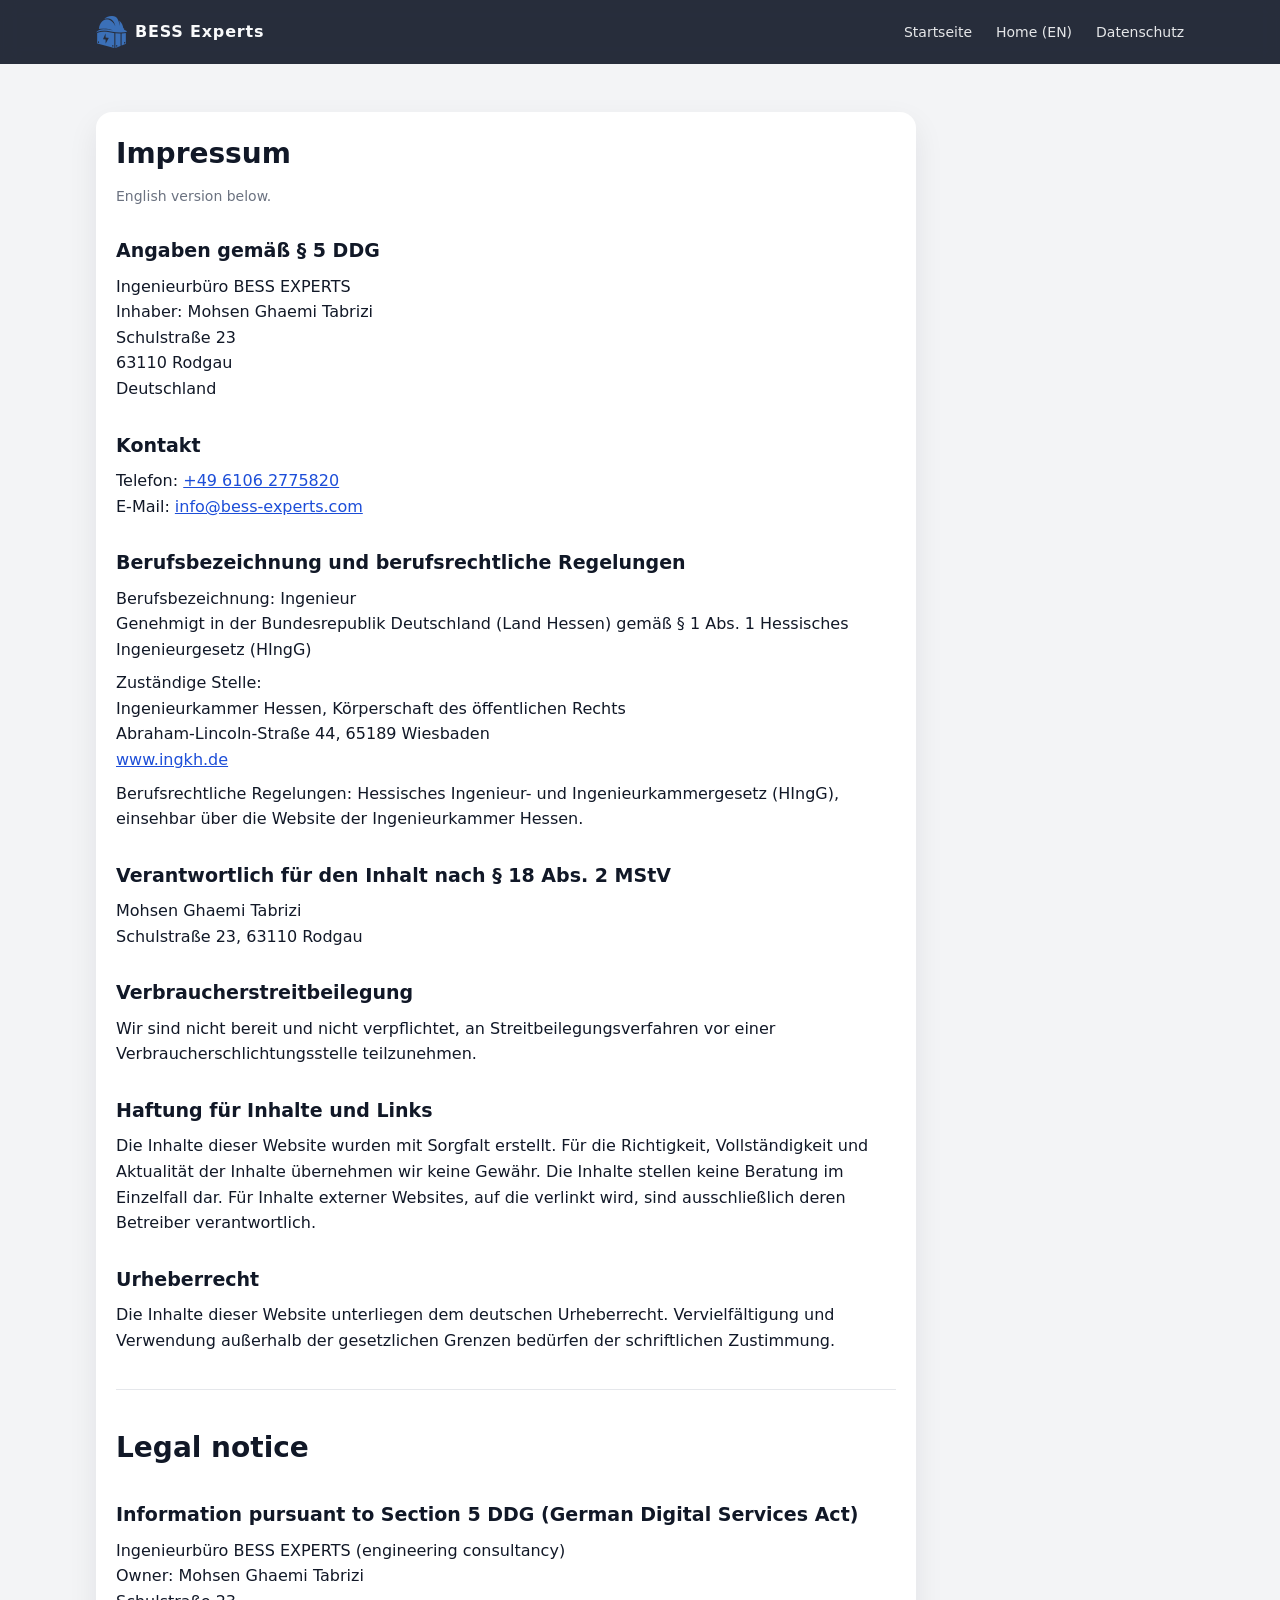
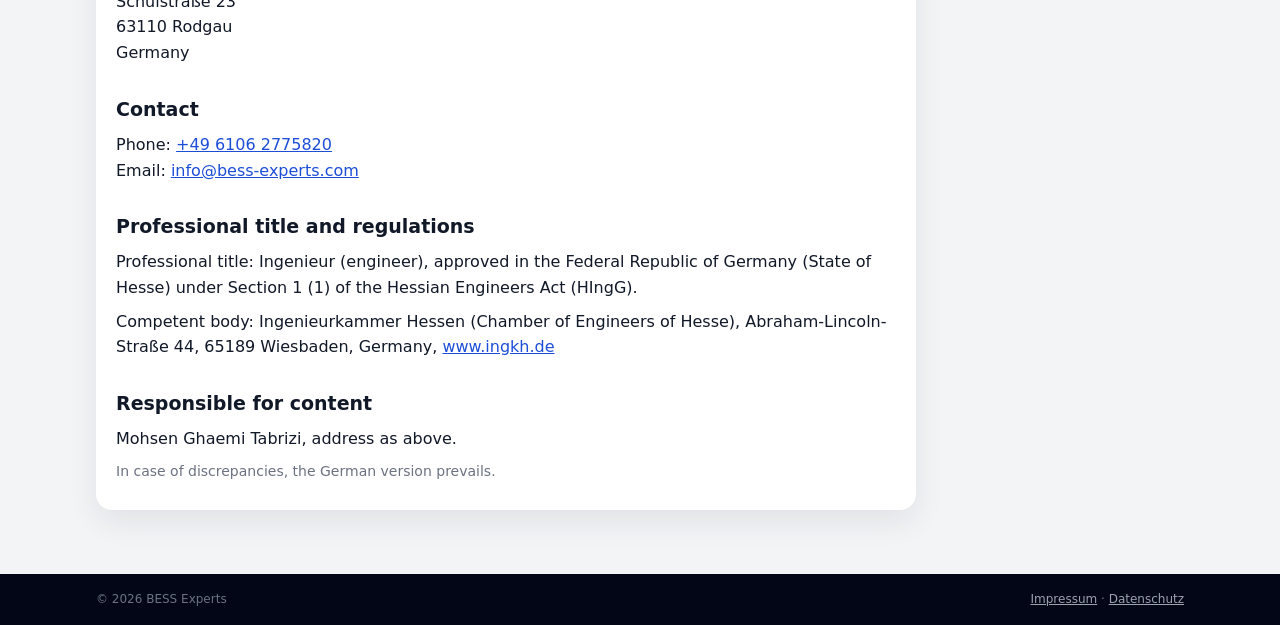
<file: impressum.html>
<!DOCTYPE html>
<html lang="de">
<head>
  <meta charset="UTF-8" />
  <meta name="viewport" content="width=device-width, initial-scale=1" />
  <title>Impressum | Ingenieurbüro BESS EXPERTS</title>
  <meta name="description" content="Impressum und Anbieterkennzeichnung des Ingenieurbüros BESS EXPERTS, Inhaber Mohsen Ghaemi Tabrizi, Rodgau." />
  <meta name="robots" content="index,follow" />
  <link rel="canonical" href="https://bess-experts.com/impressum.html" />
  <link rel="icon" href="/favicon.png" type="image/png">
  <link rel="stylesheet" href="style.css" />
</head>

<body>
  <header class="navbar">
    <div class="container nav-inner">
      <a href="/de.html" class="nav-left">
        <img src="logo.png" alt="BESS Experts Logo" class="logo">
        <span class="brand-name">BESS Experts</span>
      </a>
      <nav class="nav-links">
        <a href="/de.html">Startseite</a>
        <a href="/?lang=en">Home (EN)</a>
        <a href="/datenschutz.html">Datenschutz</a>
      </nav>
    </div>
  </header>

  <main class="section legal">
    <div class="container">
      <div class="card">
        <h1>Impressum</h1>
        <p class="meta">English version below.</p>

        <h2>Angaben gemäß § 5 DDG</h2>
        <p>
          Ingenieurbüro BESS EXPERTS<br>
          Inhaber: Mohsen Ghaemi Tabrizi<br>
          Schulstraße 23<br>
          63110 Rodgau<br>
          Deutschland
        </p>

        <h2>Kontakt</h2>
        <p>
          Telefon: <a href="tel:+4961062775820">+49 6106 2775820</a><br>
          E-Mail: <a href="mailto:info@bess-experts.com">info@bess-experts.com</a>
        </p>

        <h2>Berufsbezeichnung und berufsrechtliche Regelungen</h2>
        <p>
          Berufsbezeichnung: Ingenieur<br>
          Genehmigt in der Bundesrepublik Deutschland (Land Hessen) gemäß § 1 Abs. 1 Hessisches Ingenieurgesetz (HIngG)
        </p>
        <p>
          Zuständige Stelle:<br>
          Ingenieurkammer Hessen, Körperschaft des öffentlichen Rechts<br>
          Abraham-Lincoln-Straße 44, 65189 Wiesbaden<br>
          <a href="https://www.ingkh.de" target="_blank" rel="noopener">www.ingkh.de</a>
        </p>
        <p>
          Berufsrechtliche Regelungen: Hessisches Ingenieur- und Ingenieurkammergesetz (HIngG),
          einsehbar über die Website der Ingenieurkammer Hessen.
        </p>

        <h2>Verantwortlich für den Inhalt nach § 18 Abs. 2 MStV</h2>
        <p>
          Mohsen Ghaemi Tabrizi<br>
          Schulstraße 23, 63110 Rodgau
        </p>

        <h2>Verbraucherstreitbeilegung</h2>
        <p>
          Wir sind nicht bereit und nicht verpflichtet, an Streitbeilegungsverfahren vor einer
          Verbraucherschlichtungsstelle teilzunehmen.
        </p>

        <h2>Haftung für Inhalte und Links</h2>
        <p>
          Die Inhalte dieser Website wurden mit Sorgfalt erstellt. Für die Richtigkeit, Vollständigkeit und
          Aktualität der Inhalte übernehmen wir keine Gewähr. Die Inhalte stellen keine Beratung im Einzelfall dar.
          Für Inhalte externer Websites, auf die verlinkt wird, sind ausschließlich deren Betreiber verantwortlich.
        </p>

        <h2>Urheberrecht</h2>
        <p>
          Die Inhalte dieser Website unterliegen dem deutschen Urheberrecht. Vervielfältigung und Verwendung
          außerhalb der gesetzlichen Grenzen bedürfen der schriftlichen Zustimmung.
        </p>

        <hr>

        <h1>Legal notice</h1>

        <h2>Information pursuant to Section 5 DDG (German Digital Services Act)</h2>
        <p>
          Ingenieurbüro BESS EXPERTS (engineering consultancy)<br>
          Owner: Mohsen Ghaemi Tabrizi<br>
          Schulstraße 23<br>
          63110 Rodgau<br>
          Germany
        </p>

        <h2>Contact</h2>
        <p>
          Phone: <a href="tel:+4961062775820">+49 6106 2775820</a><br>
          Email: <a href="mailto:info@bess-experts.com">info@bess-experts.com</a>
        </p>

        <h2>Professional title and regulations</h2>
        <p>
          Professional title: Ingenieur (engineer), approved in the Federal Republic of Germany (State of Hesse)
          under Section 1 (1) of the Hessian Engineers Act (HIngG).
        </p>
        <p>
          Competent body: Ingenieurkammer Hessen (Chamber of Engineers of Hesse),
          Abraham-Lincoln-Straße 44, 65189 Wiesbaden, Germany,
          <a href="https://www.ingkh.de" target="_blank" rel="noopener">www.ingkh.de</a>
        </p>

        <h2>Responsible for content</h2>
        <p>Mohsen Ghaemi Tabrizi, address as above.</p>

        <p class="meta">In case of discrepancies, the German version prevails.</p>
      </div>
    </div>
  </main>

  <footer class="footer">
    <div class="container footer-inner">
      <span>© <span id="year"></span> BESS Experts</span>
      <span class="footer-links"><a href="/impressum.html">Impressum</a> · <a href="/datenschutz.html">Datenschutz</a></span>
    </div>
    <script>document.getElementById("year").textContent = new Date().getFullYear();</script>
  </footer>
</body>
</html>
</file>
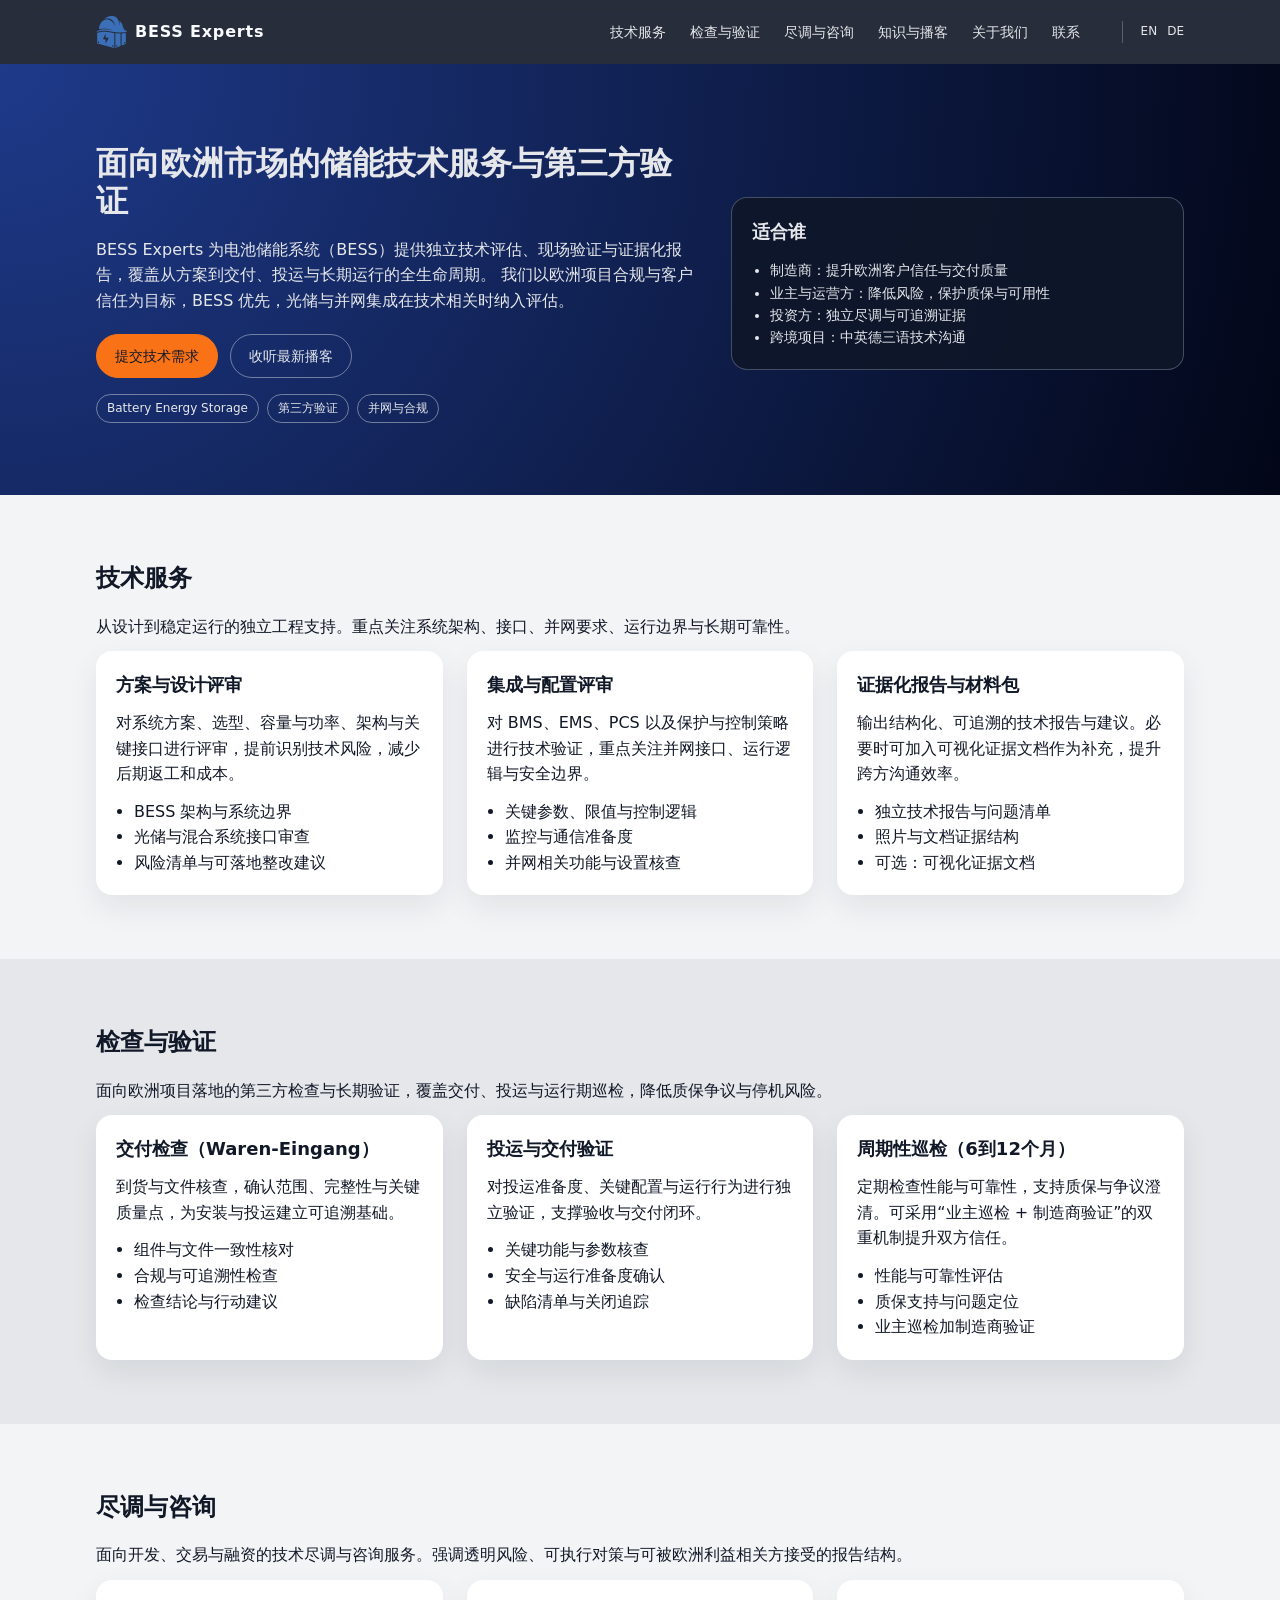
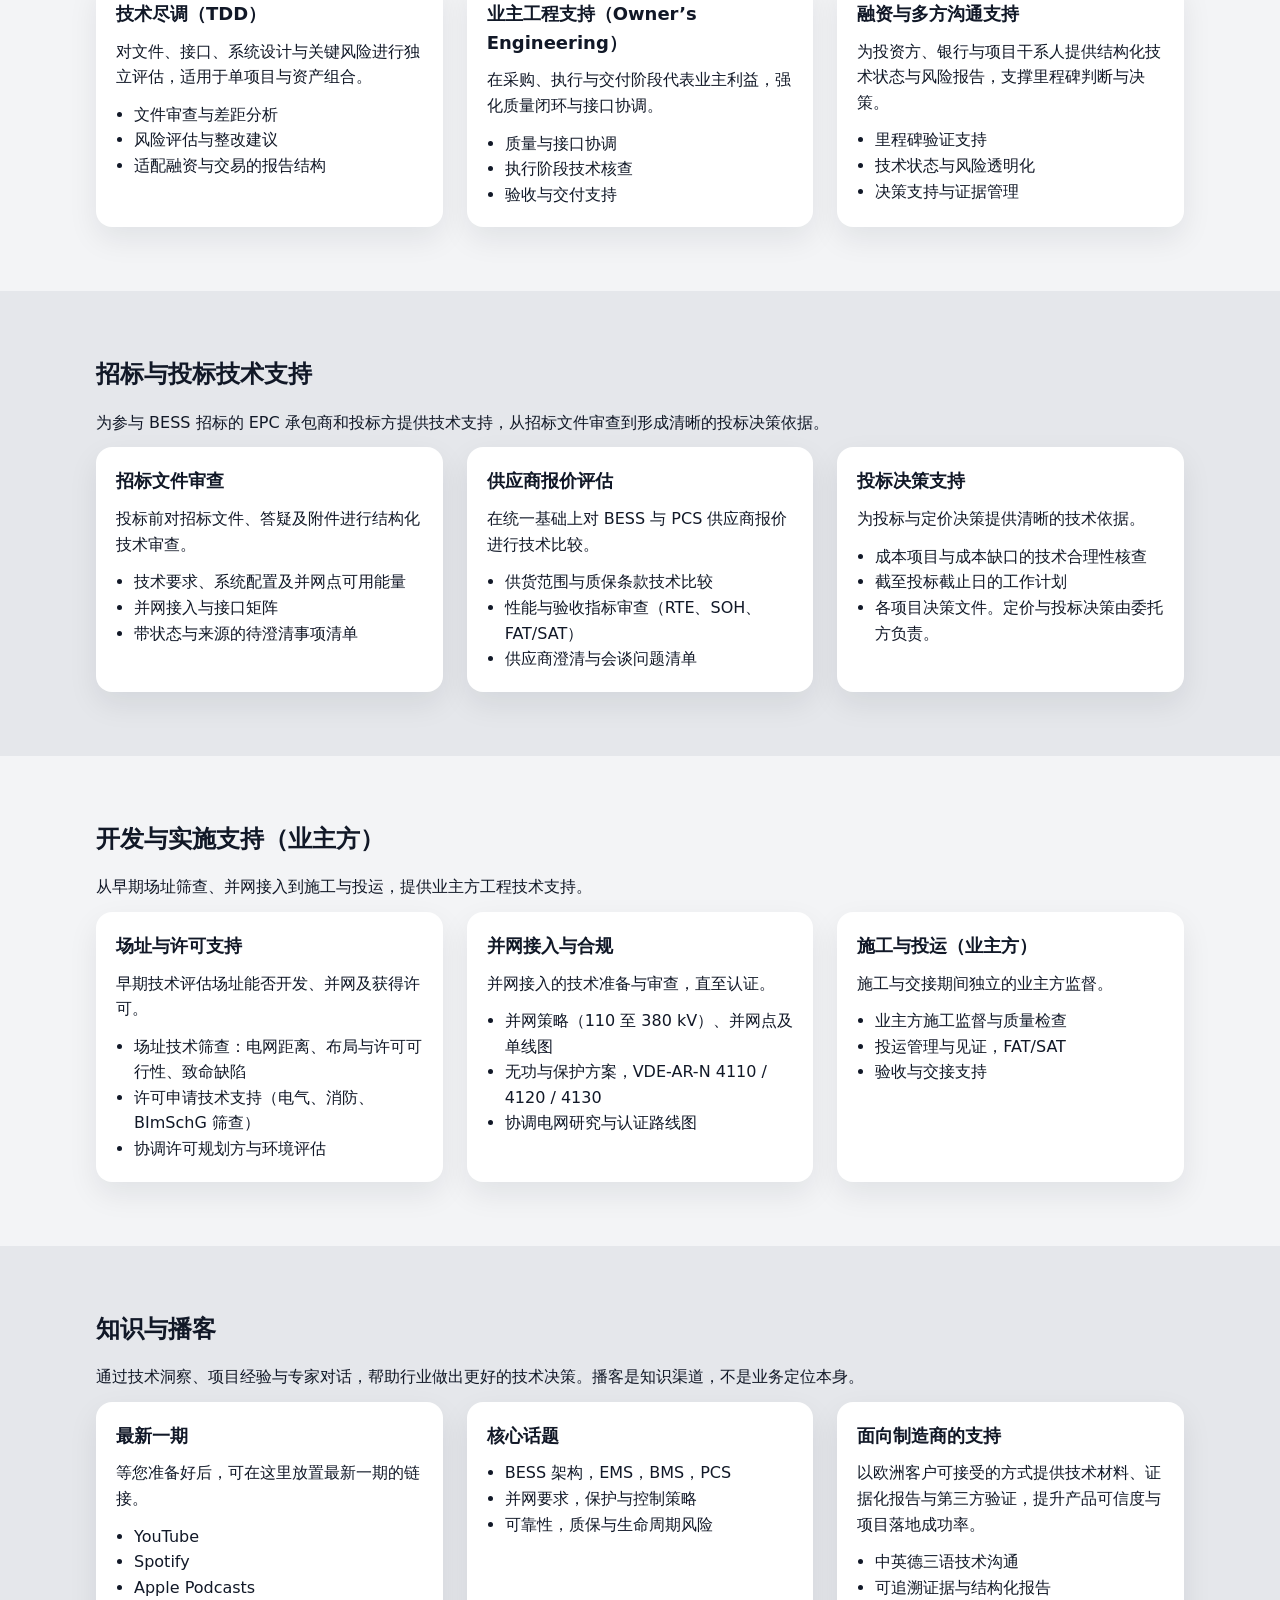
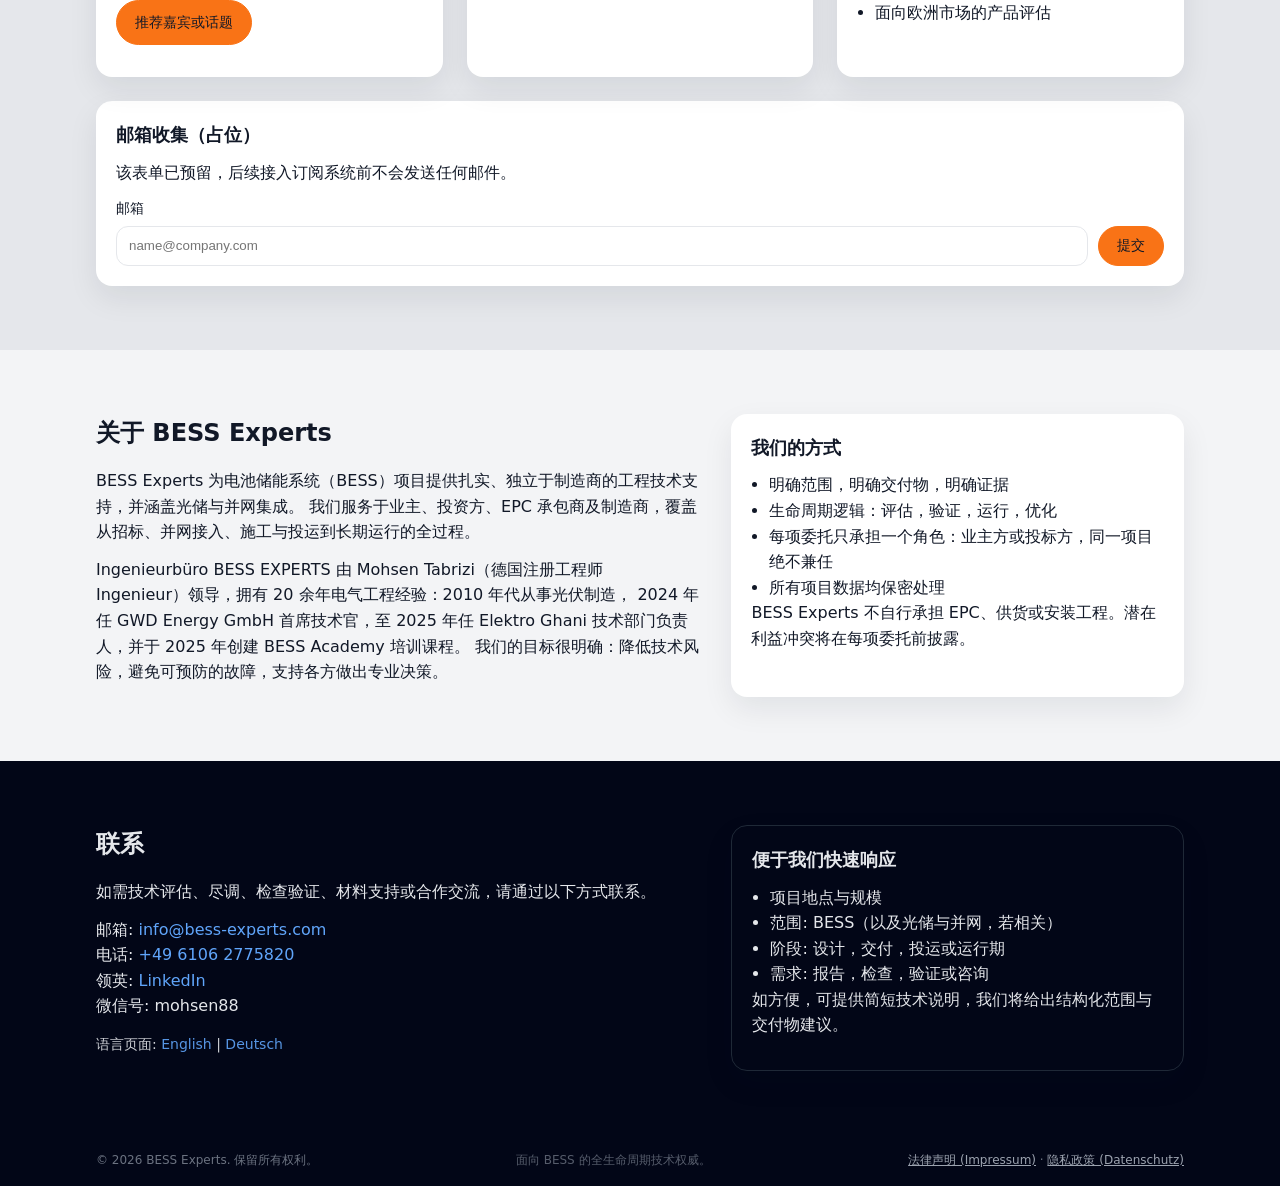
<file: zh.html>
<!DOCTYPE html>
<html lang="zh">
<head>
  <meta charset="UTF-8" />
  <meta http-equiv="x-ua-compatible" content="ie=edge" />
  <meta name="viewport" content="width=device-width, initial-scale=1" />

  <title>BESS Experts | 面向欧洲市场的储能技术服务与第三方验证</title>
  <meta name="description" content="BESS Experts 为进入欧洲市场的电池储能系统（BESS）提供独立技术评估、现场验证、交付与并网检查、投运验证及周期性巡检。覆盖 BESS 全生命周期，并支持光储与并网集成。" />
  <meta name="robots" content="index,follow,max-image-preview:large" />

  <link rel="canonical" href="https://bess-experts.com/zh.html" />
  <link rel="alternate" hreflang="en" href="https://bess-experts.com/" />
  <link rel="alternate" hreflang="de" href="https://bess-experts.com/de.html" />
  <link rel="alternate" hreflang="zh" href="https://bess-experts.com/zh.html" />
  <link rel="alternate" hreflang="x-default" href="https://bess-experts.com/" />

  <!-- Favicon: add one of these files to repo root -->
  <link rel="icon" href="/favicon.ico" sizes="any">
  <link rel="icon" href="/favicon.png" type="image/png">

  <!-- Open Graph -->
  <meta property="og:site_name" content="BESS Experts" />
  <meta property="og:title" content="BESS Experts | 面向欧洲市场的储能技术服务与第三方验证" />
  <meta property="og:description" content="独立技术评估、交付与投运验证、周期性巡检与证据化报告，提升欧洲客户信任并降低项目风险。" />
  <meta property="og:type" content="website" />
  <meta property="og:url" content="https://bess-experts.com/zh.html" />

  <!-- Twitter -->
  <meta name="twitter:card" content="summary" />
  <meta name="twitter:title" content="BESS Experts | 面向欧洲市场的储能技术服务与第三方验证" />
  <meta name="twitter:description" content="独立技术评估、现场验证、投运检查与周期性巡检，覆盖 BESS 全生命周期与并网集成。" />

  <link rel="stylesheet" href="style.css" />

  <!-- Structured Data -->
  <script type="application/ld+json">
  {
    "@context": "https://schema.org",
    "@type": "Organization",
    "name": "BESS Experts",
    "url": "https://bess-experts.com/zh.html",
    "logo": "https://bess-experts.com/logo.png",
    "description": "面向欧洲市场的电池储能系统（BESS）独立技术服务、第三方验证与证据化报告。",
    "sameAs": [
      "https://www.linkedin.com/company/bess-experts/"
    ]
  }
  </script>

  <script type="application/ld+json">
  {
    "@context": "https://schema.org",
    "@type": "WebSite",
    "name": "BESS Experts",
    "url": "https://bess-experts.com/",
    "inLanguage": "zh"
  }
  </script>
</head>

<body>
  <header class="navbar">
    <div class="container nav-inner">
      <div class="nav-left">
        <img src="logo.png" alt="BESS Experts Logo" class="logo">
        <span class="brand-name">BESS Experts</span>
      </div>
      <nav class="nav-links">
        <a href="#services">技术服务</a>
        <a href="#verification">检查与验证</a>
        <a href="#advisory">尽调与咨询</a>
        <a href="#knowledge">知识与播客</a>
        <a href="#about">关于我们</a>
        <a href="#contact">联系</a>
        <div class="lang-switch">
  <a href="/" onclick="localStorage.setItem('bessexperts_lang_choice','en');">EN</a>
  <a href="/de.html" onclick="localStorage.setItem('bessexperts_lang_choice','de');">DE</a>
</div>
      </nav>
    </div>
  </header>

  <section class="hero">
    <div class="container hero-inner">
      <div class="hero-text">
        <h1>面向欧洲市场的储能技术服务与第三方验证</h1>
        <p>
          BESS Experts 为电池储能系统（BESS）提供独立技术评估、现场验证与证据化报告，覆盖从方案到交付、投运与长期运行的全生命周期。
          我们以欧洲项目合规与客户信任为目标，BESS 优先，光储与并网集成在技术相关时纳入评估。
        </p>
        <div class="hero-actions">
          <a href="#contact" class="btn primary">提交技术需求</a>
          <a href="#knowledge" class="btn ghost">收听最新播客</a>
        </div>
        <div class="hero-tags">
          <span>Battery Energy Storage</span>
          <span>第三方验证</span>
          <span>并网与合规</span>
        </div>
      </div>

      <div class="hero-side">
        <div class="hero-box">
          <h2>适合谁</h2>
          <ul>
            <li>制造商：提升欧洲客户信任与交付质量</li>
            <li>业主与运营方：降低风险，保护质保与可用性</li>
            <li>投资方：独立尽调与可追溯证据</li>
            <li>跨境项目：中英德三语技术沟通</li>
          </ul>
        </div>
      </div>
    </div>
  </section>

  <!-- 技术服务 -->
  <section id="services" class="section">
    <div class="container">
      <h2>技术服务</h2>
      <p>
        从设计到稳定运行的独立工程支持。重点关注系统架构、接口、并网要求、运行边界与长期可靠性。
      </p>

      <div class="grid-3">
        <div class="card">
          <h3>方案与设计评审</h3>
          <p>
            对系统方案、选型、容量与功率、架构与关键接口进行评审，提前识别技术风险，减少后期返工和成本。
          </p>
          <ul>
            <li>BESS 架构与系统边界</li>
            <li>光储与混合系统接口审查</li>
            <li>风险清单与可落地整改建议</li>
          </ul>
        </div>

        <div class="card">
          <h3>集成与配置评审</h3>
          <p>
            对 BMS、EMS、PCS 以及保护与控制策略进行技术验证，重点关注并网接口、运行逻辑与安全边界。
          </p>
          <ul>
            <li>关键参数、限值与控制逻辑</li>
            <li>监控与通信准备度</li>
            <li>并网相关功能与设置核查</li>
          </ul>
        </div>

        <div class="card">
          <h3>证据化报告与材料包</h3>
          <p>
            输出结构化、可追溯的技术报告与建议。必要时可加入可视化证据文档作为补充，提升跨方沟通效率。
          </p>
          <ul>
            <li>独立技术报告与问题清单</li>
            <li>照片与文档证据结构</li>
            <li>可选：可视化证据文档</li>
          </ul>
        </div>
      </div>
    </div>
  </section>

  <!-- 检查与验证 -->
  <section id="verification" class="section gray">
    <div class="container">
      <h2>检查与验证</h2>
      <p>
        面向欧洲项目落地的第三方检查与长期验证，覆盖交付、投运与运行期巡检，降低质保争议与停机风险。
      </p>

      <div class="grid-3">
        <div class="card">
          <h3>交付检查（Waren-Eingang）</h3>
          <p>
            到货与文件核查，确认范围、完整性与关键质量点，为安装与投运建立可追溯基础。
          </p>
          <ul>
            <li>组件与文件一致性核对</li>
            <li>合规与可追溯性检查</li>
            <li>检查结论与行动建议</li>
          </ul>
        </div>

        <div class="card">
          <h3>投运与交付验证</h3>
          <p>
            对投运准备度、关键配置与运行行为进行独立验证，支撑验收与交付闭环。
          </p>
          <ul>
            <li>关键功能与参数核查</li>
            <li>安全与运行准备度确认</li>
            <li>缺陷清单与关闭追踪</li>
          </ul>
        </div>

        <div class="card">
          <h3>周期性巡检（6到12个月）</h3>
          <p>
            定期检查性能与可靠性，支持质保与争议澄清。可采用“业主巡检 + 制造商验证”的双重机制提升双方信任。
          </p>
          <ul>
            <li>性能与可靠性评估</li>
            <li>质保支持与问题定位</li>
            <li>业主巡检加制造商验证</li>
          </ul>
        </div>
      </div>
    </div>
  </section>

  <!-- 尽调与咨询 -->
  <section id="advisory" class="section">
    <div class="container">
      <h2>尽调与咨询</h2>
      <p>
        面向开发、交易与融资的技术尽调与咨询服务。强调透明风险、可执行对策与可被欧洲利益相关方接受的报告结构。
      </p>

      <div class="grid-3">
        <div class="card">
          <h3>技术尽调（TDD）</h3>
          <p>
            对文件、接口、系统设计与关键风险进行独立评估，适用于单项目与资产组合。
          </p>
          <ul>
            <li>文件审查与差距分析</li>
            <li>风险评估与整改建议</li>
            <li>适配融资与交易的报告结构</li>
          </ul>
        </div>

        <div class="card">
          <h3>业主工程支持（Owner’s Engineering）</h3>
          <p>
            在采购、执行与交付阶段代表业主利益，强化质量闭环与接口协调。
          </p>
          <ul>
            <li>质量与接口协调</li>
            <li>执行阶段技术核查</li>
            <li>验收与交付支持</li>
          </ul>
        </div>

        <div class="card">
          <h3>融资与多方沟通支持</h3>
          <p>
            为投资方、银行与项目干系人提供结构化技术状态与风险报告，支撑里程碑判断与决策。
          </p>
          <ul>
            <li>里程碑验证支持</li>
            <li>技术状态与风险透明化</li>
            <li>决策支持与证据管理</li>
          </ul>
        </div>
      </div>
    </div>
  </section>

  <!-- 招标与投标技术支持 -->
  <section id="bid-support" class="section gray">
    <div class="container">
      <h2>招标与投标技术支持</h2>
      <p>
        为参与 BESS 招标的 EPC 承包商和投标方提供技术支持，从招标文件审查到形成清晰的投标决策依据。
      </p>

      <div class="grid-3">
        <div class="card">
          <h3>招标文件审查</h3>
          <p>
            投标前对招标文件、答疑及附件进行结构化技术审查。
          </p>
          <ul>
            <li>技术要求、系统配置及并网点可用能量</li>
            <li>并网接入与接口矩阵</li>
            <li>带状态与来源的待澄清事项清单</li>
          </ul>
        </div>

        <div class="card">
          <h3>供应商报价评估</h3>
          <p>
            在统一基础上对 BESS 与 PCS 供应商报价进行技术比较。
          </p>
          <ul>
            <li>供货范围与质保条款技术比较</li>
            <li>性能与验收指标审查（RTE、SOH、FAT/SAT）</li>
            <li>供应商澄清与会谈问题清单</li>
          </ul>
        </div>

        <div class="card">
          <h3>投标决策支持</h3>
          <p>
            为投标与定价决策提供清晰的技术依据。
          </p>
          <ul>
            <li>成本项目与成本缺口的技术合理性核查</li>
            <li>截至投标截止日的工作计划</li>
            <li>各项目决策文件。定价与投标决策由委托方负责。</li>
          </ul>
        </div>
      </div>
    </div>
  </section>

  <!-- 开发与实施支持（业主方） -->
  <section id="delivery-support" class="section">
    <div class="container">
      <h2>开发与实施支持（业主方）</h2>
      <p>
        从早期场址筛查、并网接入到施工与投运，提供业主方工程技术支持。
      </p>

      <div class="grid-3">
        <div class="card">
          <h3>场址与许可支持</h3>
          <p>
            早期技术评估场址能否开发、并网及获得许可。
          </p>
          <ul>
            <li>场址技术筛查：电网距离、布局与许可可行性、致命缺陷</li>
            <li>许可申请技术支持（电气、消防、BImSchG 筛查）</li>
            <li>协调许可规划方与环境评估</li>
          </ul>
        </div>

        <div class="card">
          <h3>并网接入与合规</h3>
          <p>
            并网接入的技术准备与审查，直至认证。
          </p>
          <ul>
            <li>并网策略（110 至 380 kV）、并网点及单线图</li>
            <li>无功与保护方案，VDE-AR-N 4110 / 4120 / 4130</li>
            <li>协调电网研究与认证路线图</li>
          </ul>
        </div>

        <div class="card">
          <h3>施工与投运（业主方）</h3>
          <p>
            施工与交接期间独立的业主方监督。
          </p>
          <ul>
            <li>业主方施工监督与质量检查</li>
            <li>投运管理与见证，FAT/SAT</li>
            <li>验收与交接支持</li>
          </ul>
        </div>
      </div>
    </div>
  </section>

  <!-- 知识与播客 -->
  <section id="knowledge" class="section gray">
    <div class="container">
      <h2>知识与播客</h2>
      <p>
        通过技术洞察、项目经验与专家对话，帮助行业做出更好的技术决策。播客是知识渠道，不是业务定位本身。
      </p>

      <div class="grid-3">
        <div class="card">
          <h3>最新一期</h3>
          <p>
            等您准备好后，可在这里放置最新一期的链接。
          </p>
          <ul>
            <li>YouTube</li>
            <li>Spotify</li>
            <li>Apple Podcasts</li>
          </ul>
          <p>
            <a href="#contact" class="btn primary">推荐嘉宾或话题</a>
          </p>
        </div>

        <div class="card">
          <h3>核心话题</h3>
          <ul>
            <li>BESS 架构，EMS，BMS，PCS</li>
            <li>并网要求，保护与控制策略</li>
            <li>可靠性，质保与生命周期风险</li>
          </ul>
        </div>

        <div class="card">
          <h3>面向制造商的支持</h3>
          <p>
            以欧洲客户可接受的方式提供技术材料、证据化报告与第三方验证，提升产品可信度与项目落地成功率。
          </p>
          <ul>
            <li>中英德三语技术沟通</li>
            <li>可追溯证据与结构化报告</li>
            <li>面向欧洲市场的产品评估</li>
          </ul>
        </div>
      </div>

      <!-- Email capture placeholder (not wired yet) -->
      <div class="card" style="margin-top:24px;">
        <h3>邮箱收集（占位）</h3>
        <p>
          该表单已预留，后续接入订阅系统前不会发送任何邮件。
        </p>
        <form id="email-capture" action="#" method="post" onsubmit="return false;">
          <label for="email" style="display:block; font-size:14px; margin-bottom:6px;">邮箱</label>
          <div style="display:flex; gap:10px; flex-wrap:wrap;">
            <input id="email" name="email" type="email" placeholder="name@company.com" required
              style="flex:1; min-width:240px; padding:10px 12px; border-radius:12px; border:1px solid #e5e7eb;">
            <button class="btn primary" type="submit">提交</button>
          </div>
        </form>
      </div>
    </div>
  </section>

  <!-- 关于我们 -->
  <section id="about" class="section">
    <div class="container two-column">
      <div>
        <h2>关于 BESS Experts</h2>
        <p>
          BESS Experts 为电池储能系统（BESS）项目提供扎实、独立于制造商的工程技术支持，并涵盖光储与并网集成。
          我们服务于业主、投资方、EPC 承包商及制造商，覆盖从招标、并网接入、施工与投运到长期运行的全过程。
        </p>
        <p>
          Ingenieurbüro BESS EXPERTS 由 Mohsen Tabrizi（德国注册工程师 Ingenieur）领导，拥有 20 余年电气工程经验：2010 年代从事光伏制造，
          2024 年任 GWD Energy GmbH 首席技术官，至 2025 年任 Elektro Ghani 技术部门负责人，并于 2025 年创建 BESS Academy 培训课程。
          我们的目标很明确：降低技术风险，避免可预防的故障，支持各方做出专业决策。
        </p>
      </div>

      <div class="card">
        <h3>我们的方式</h3>
        <ul>
          <li>明确范围，明确交付物，明确证据</li>
          <li>生命周期逻辑：评估，验证，运行，优化</li>
          <li>每项委托只承担一个角色：业主方或投标方，同一项目绝不兼任</li>
          <li>所有项目数据均保密处理</li>
        </ul>
        <p>
          BESS Experts 不自行承担 EPC、供货或安装工程。潜在利益冲突将在每项委托前披露。
        </p>
      </div>
    </div>
  </section>

  <!-- 联系 -->
  <section id="contact" class="section dark">
    <div class="container contact-inner">
      <div>
        <h2>联系</h2>
        <p>
          如需技术评估、尽调、检查验证、材料支持或合作交流，请通过以下方式联系。
        </p>
        <p class="contact-details">
          邮箱: <a href="mailto:info@bess-experts.com">info@bess-experts.com</a><br>
          电话: <a href="tel:+4961062775820">+49 6106 2775820</a><br>
          领英: <a href="https://www.linkedin.com/company/bess-experts/" target="_blank" rel="noopener">LinkedIn</a><br>
          微信号: mohsen88
        </p>

        <p style="margin-top:14px; font-size:14px; opacity:0.9;">
          语言页面:
          <a href="/" style="color:#60a5fa;" onclick="localStorage.setItem('bessexperts_lang_choice','en');">English</a>
          |
          <a href="/de.html" style="color:#60a5fa;" onclick="localStorage.setItem('bessexperts_lang_choice','de');">Deutsch</a>
        </p>
      </div>

      <div class="card contact-card">
        <h3>便于我们快速响应</h3>
        <ul>
          <li>项目地点与规模</li>
          <li>范围: BESS（以及光储与并网，若相关）</li>
          <li>阶段: 设计，交付，投运或运行期</li>
          <li>需求: 报告，检查，验证或咨询</li>
        </ul>
        <p>
          如方便，可提供简短技术说明，我们将给出结构化范围与交付物建议。
        </p>
      </div>
    </div>
  </section>

  <footer class="footer">
    <div class="container footer-inner">
      <span>© <span id="year"></span> BESS Experts. 保留所有权利。</span>
      <span class="footer-note">面向 BESS 的全生命周期技术权威。</span>
      <span class="footer-links"><a href="/impressum.html">法律声明 (Impressum)</a> · <a href="/datenschutz.html">隐私政策 (Datenschutz)</a></span>
    </div>
    <script>
      document.getElementById("year").textContent = new Date().getFullYear();
    </script>
  </footer>
</body>
</html>
</file>
<file: style.css>
*,
*::before,
*::after {
  box-sizing: border-box;
  margin: 0;
  padding: 0;
}

body {
  font-family: system-ui, -apple-system, BlinkMacSystemFont, "Segoe UI", sans-serif;
  line-height: 1.6;
  color: #111827;
  background: #f3f4f6;
}

img {
  max-width: 100%;
  display: block;
}

a {
  color: inherit;
  text-decoration: none;
}

.container {
  width: 100%;
  max-width: 1120px;
  margin: 0 auto;
  padding: 0 16px;
}

/* Navbar */

.navbar {
  position: sticky;
  top: 0;
  z-index: 10;
  background: rgba(17, 24, 39, 0.9);
  backdrop-filter: blur(10px);
  color: #f9fafb;
}

.nav-inner {
  display: flex;
  align-items: center;
  justify-content: space-between;
  height: 64px;
}

.nav-left {
  display: flex;
  align-items: center;
  gap: 8px;
}

.logo {
  height: 32px;
  width: auto;
}

.brand-name {
  font-weight: 600;
  letter-spacing: 0.05em;
}

.nav-links {
  display: flex;
  gap: 24px;
  font-size: 14px;
}

.nav-links a {
  opacity: 0.9;
}

.nav-links a:hover {
  opacity: 1;
}

/* Hero */

.hero {
  background: radial-gradient(circle at top left, #1e3a8a, #020617);
  color: #e5e7eb;
  padding: 80px 0 72px;
}

.hero-inner {
  display: grid;
  grid-template-columns: minmax(0, 2fr) minmax(0, 1.5fr);
  gap: 32px;
  align-items: center;
}

.hero h1 {
  font-size: 32px;
  line-height: 1.2;
  margin-bottom: 16px;
}

.hero p {
  font-size: 16px;
  margin-bottom: 20px;
}

.hero-actions {
  display: flex;
  gap: 12px;
  margin-bottom: 16px;
}

.btn {
  display: inline-flex;
  align-items: center;
  justify-content: center;
  padding: 10px 18px;
  border-radius: 999px;
  font-size: 14px;
  border: 1px solid transparent;
  cursor: pointer;
}

.btn.primary {
  background: #f97316;
  color: #111827;
  border-color: #f97316;
}

.btn.primary:hover {
  background: #fb923c;
}

.btn.ghost {
  background: transparent;
  color: #e5e7eb;
  border-color: rgba(249, 250, 251, 0.4);
}

.btn.ghost:hover {
  border-color: #f9fafb;
}

.hero-tags {
  display: flex;
  flex-wrap: wrap;
  gap: 8px;
  font-size: 12px;
  margin-top: 8px;
}

.hero-tags span {
  padding: 4px 10px;
  border-radius: 999px;
  border: 1px solid rgba(209, 213, 219, 0.5);
}

.hero-side .hero-box {
  background: rgba(15, 23, 42, 0.9);
  border-radius: 16px;
  padding: 20px;
  border: 1px solid rgba(148, 163, 184, 0.4);
}

.hero-side h2 {
  font-size: 18px;
  margin-bottom: 12px;
}

.hero-side ul {
  list-style: disc;
  margin-left: 18px;
  font-size: 14px;
}

/* Sections */

.section {
  padding: 64px 0;
  background: #f3f4f6;
}

.section.gray {
  background: #e5e7eb;
}

.section.dark {
  background: #020617;
  color: #e5e7eb;
}

.section h2 {
  font-size: 24px;
  margin-bottom: 16px;
}

.section p {
  margin-bottom: 12px;
}

.two-column {
  display: grid;
  grid-template-columns: minmax(0, 2fr) minmax(0, 1.5fr);
  gap: 32px;
}

.card {
  background: #ffffff;
  border-radius: 16px;
  padding: 20px;
  box-shadow: 0 12px 30px rgba(15, 23, 42, 0.08);
}

.section.dark .card {
  background: #020617;
  border: 1px solid #1f2937;
}

.card h3 {
  font-size: 18px;
  margin-bottom: 10px;
}

.card ul {
  list-style: disc;
  margin-left: 18px;
}

/* Grids */

.grid-3 {
  display: grid;
  grid-template-columns: repeat(3, minmax(0, 1fr));
  gap: 24px;
}

.process-grid {
  display: grid;
  grid-template-columns: repeat(3, minmax(0, 1fr));
  gap: 24px;
  margin-top: 16px;
}

.step {
  background: #ffffff;
  border-radius: 16px;
  padding: 18px;
  box-shadow: 0 12px 30px rgba(15, 23, 42, 0.06);
}

.step-number {
  display: inline-flex;
  align-items: center;
  justify-content: center;
  width: 26px;
  height: 26px;
  border-radius: 999px;
  background: #1d4ed8;
  color: #f9fafb;
  font-size: 14px;
  margin-bottom: 8px;
}

/* Contact */

.contact-inner {
  display: grid;
  grid-template-columns: minmax(0, 2fr) minmax(0, 1.5fr);
  gap: 32px;
}

.contact-details a {
  color: #60a5fa;
}

.contact-card {
  border: 1px solid #1f2937;
}

/* Footer */

.footer {
  background: #020617;
  color: #6b7280;
  padding: 16px 0;
  font-size: 12px;
}

.footer-inner {
  display: flex;
  align-items: center;
  justify-content: space-between;
}

.footer-note {
  opacity: 0.8;
}

/* Responsive */

@media (max-width: 900px) {
  .hero-inner,
  .two-column,
  .grid-3,
  .process-grid,
  .contact-inner {
    grid-template-columns: minmax(0, 1fr);
  }

  .nav-links {
    display: none;
  }

  .hero {
    padding-top: 72px;
  }
}

/* Language switch */
.lang-switch {
  margin-left: 12px;
  display: inline-flex;
  gap: 8px;
  align-items: center;
}

.lang-switch a {
  opacity: 0.8;
}

.lang-switch a.active-lang {
  opacity: 1;
  font-weight: 700;
  text-decoration: underline;
}

.lang-switch {
  display: flex;
  gap: 10px;
  margin-left: 18px;
  padding-left: 18px;
  border-left: 1px solid rgba(249, 250, 251, 0.25);
}

.lang-switch a {
  font-size: 12px;
  opacity: 0.9;
}

.lang-switch a:hover {
  opacity: 1;
}

/* Footer legal links */
.footer-links a { color: #9ca3af; text-decoration: underline; }
.footer-links a:hover { color: #e5e7eb; }
@media (max-width: 900px) {
  .footer-inner { flex-direction: column; align-items: flex-start; gap: 6px; }
}

/* Legal pages */
.legal { padding: 48px 0 64px; }
.legal .card { max-width: 820px; }
.legal h1 { font-size: 28px; margin-bottom: 8px; }
.legal h2 { font-size: 19px; margin: 28px 0 8px; }
.legal p, .legal li { margin-bottom: 8px; }
.legal ul { margin-left: 20px; list-style: disc; }
.legal a { color: #1d4ed8; text-decoration: underline; }
.legal .meta { color: #6b7280; font-size: 14px; }
.legal hr { border: 0; border-top: 1px solid #e5e7eb; margin: 36px 0; }
</file>
